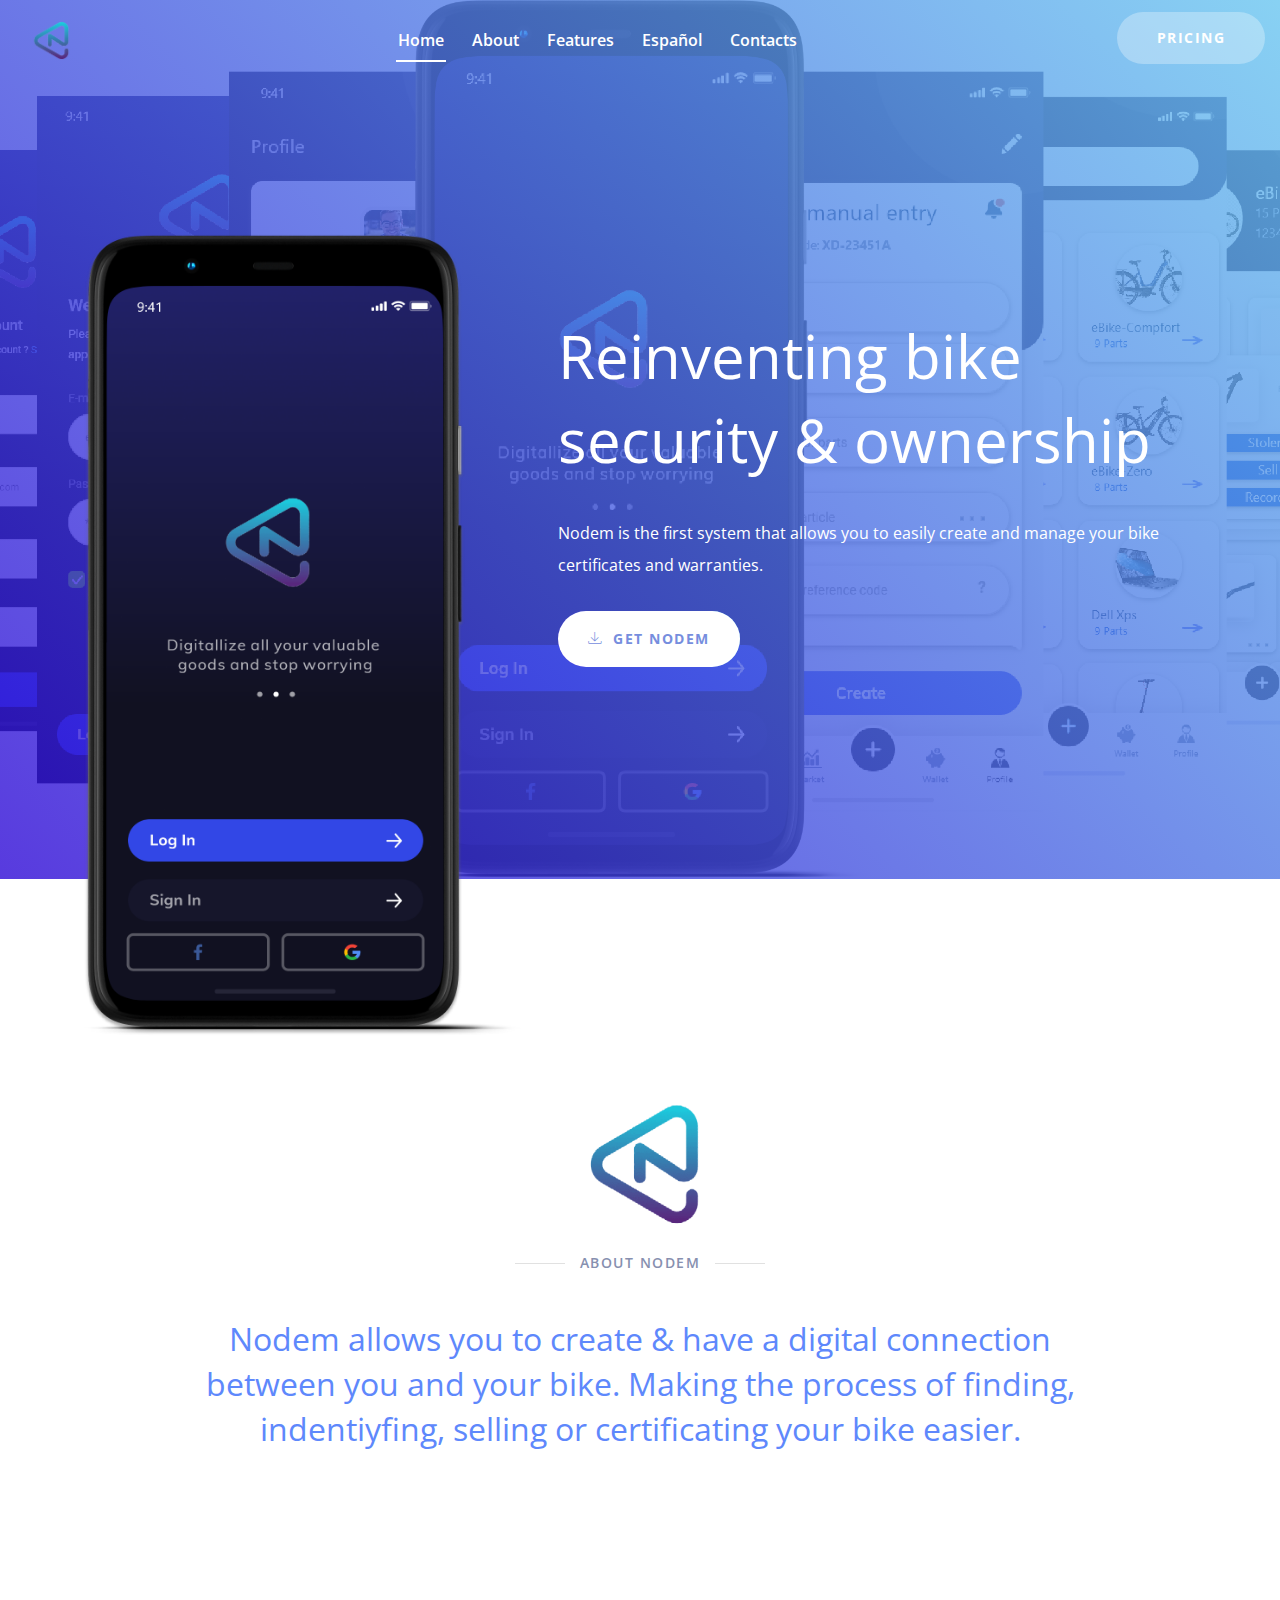
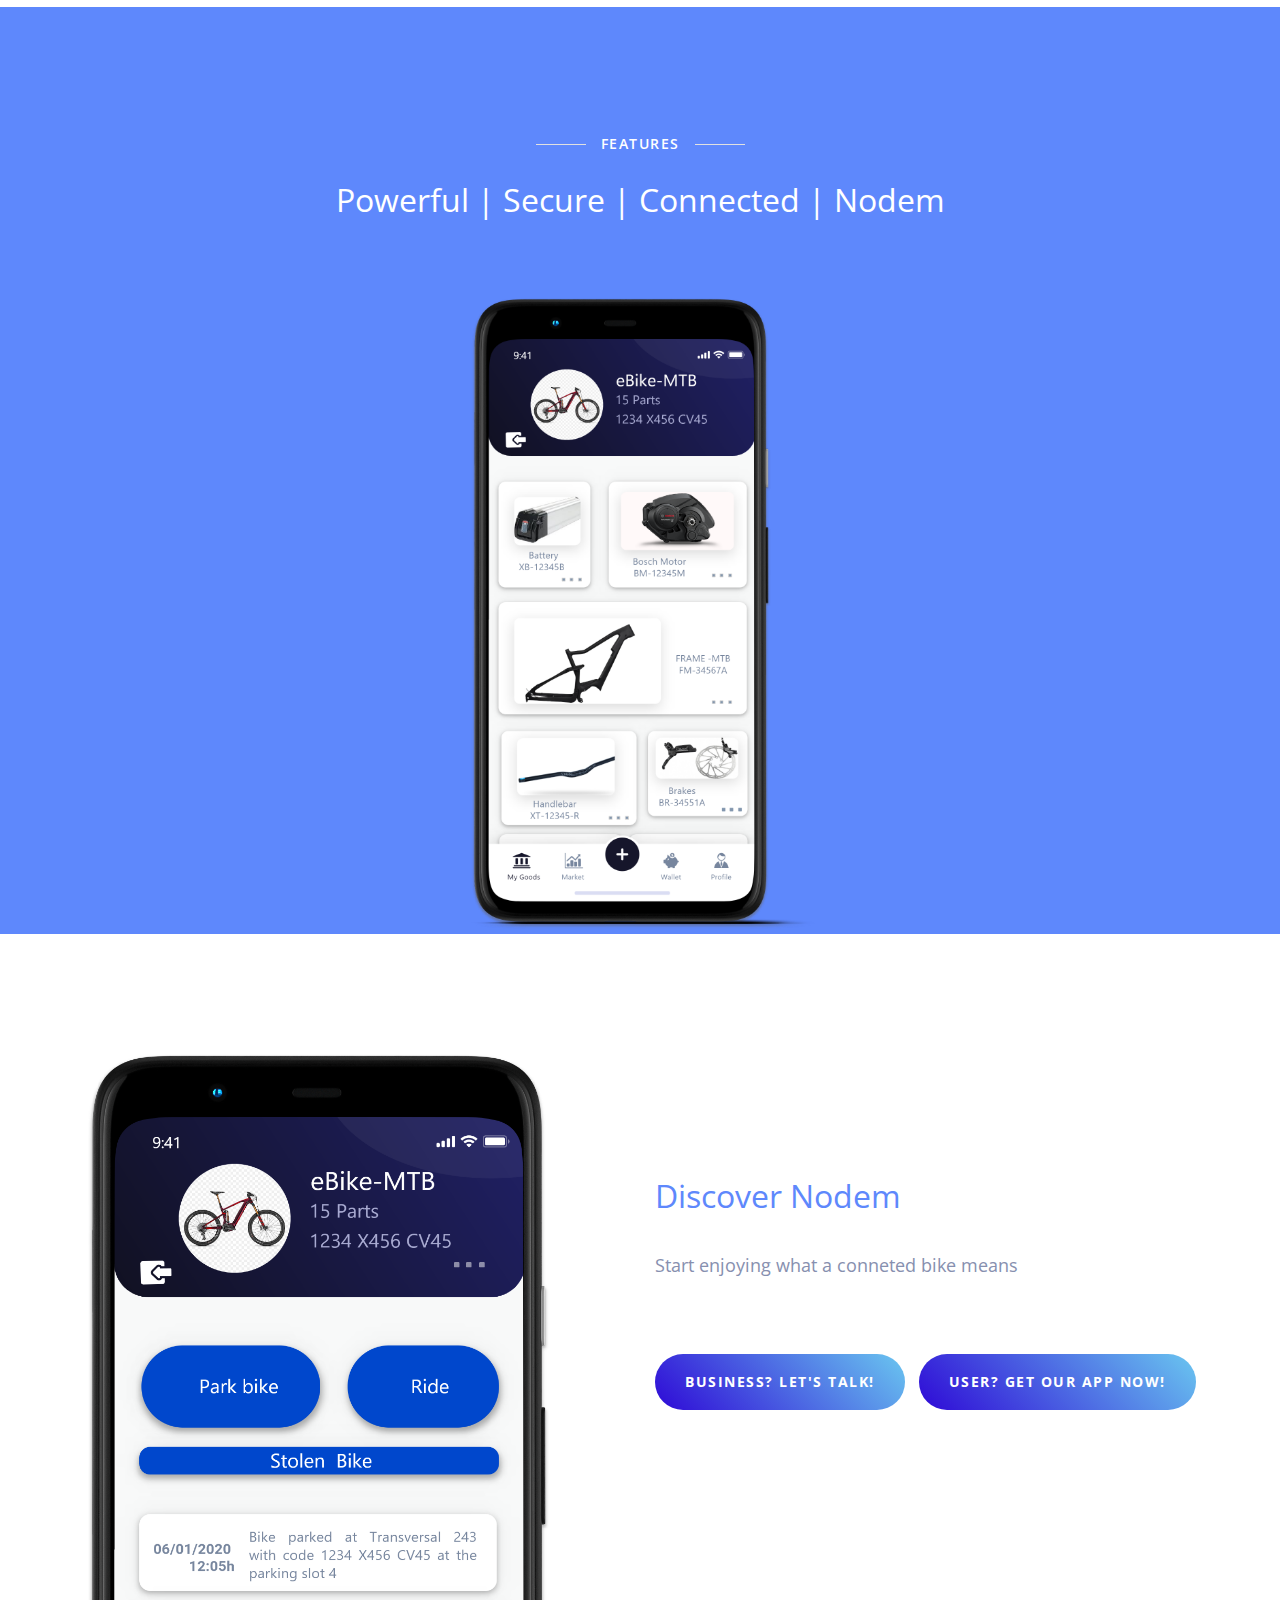
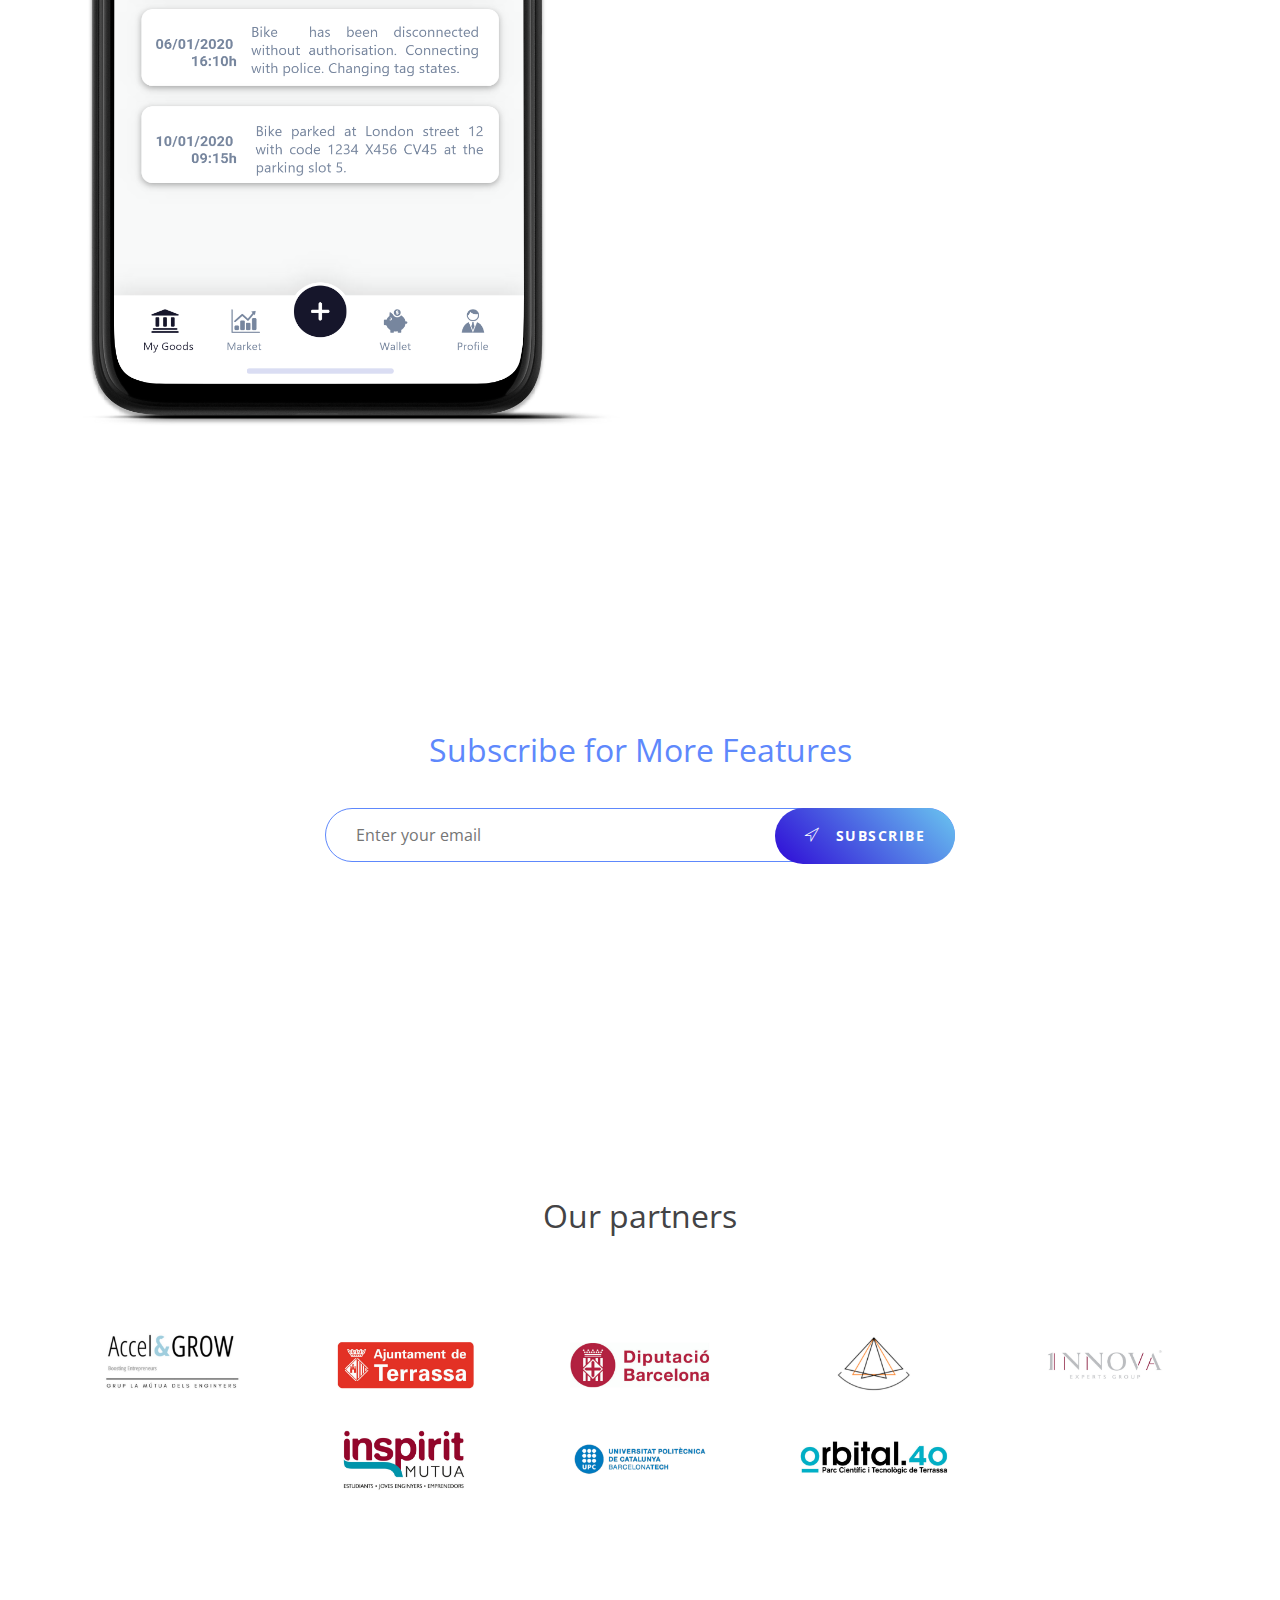
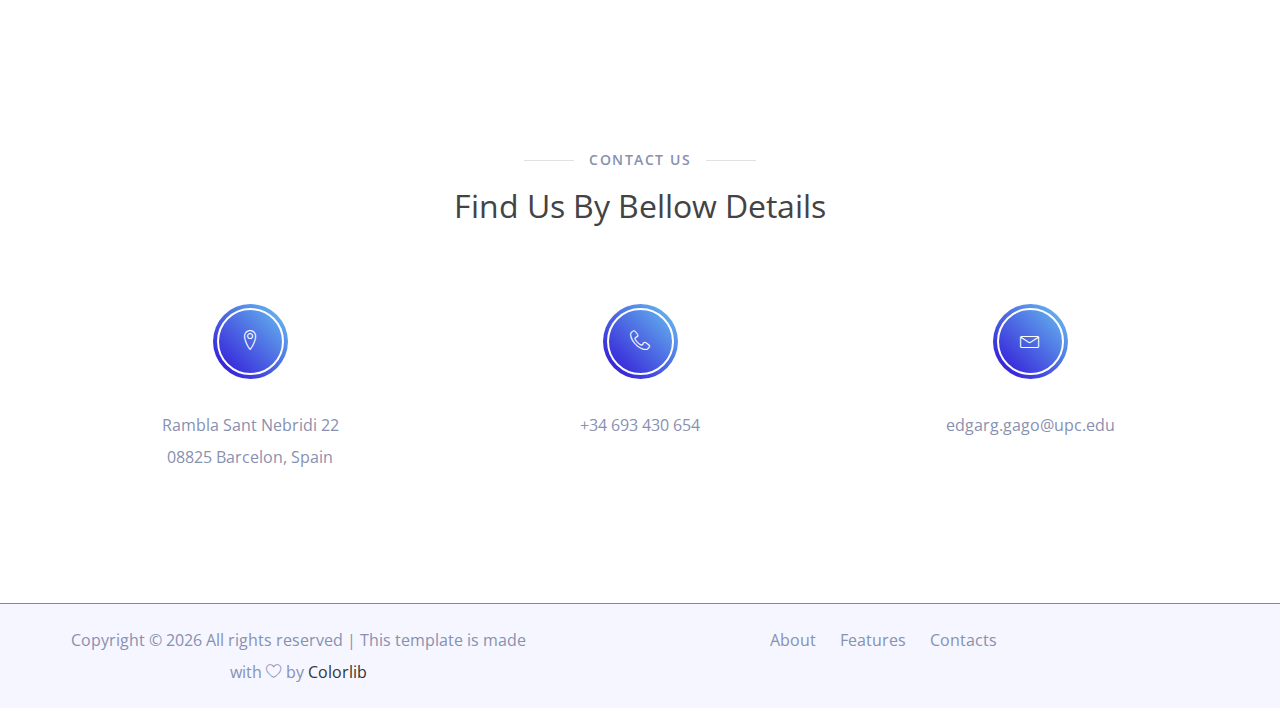
<file: index.html>
<!doctype html>
<html class="no-js" lang="en">

<head>
    <!-- Global site tag (gtag.js) - Google Analytics -->
    <script async src="https://www.googletagmanager.com/gtag/js?id=UA-164582734-1"></script>
    <script>
        window.dataLayer = window.dataLayer || [];
        function gtag() { dataLayer.push(arguments); }
        gtag('js', new Date());

        gtag('config', 'UA-164582734-1');
    </script>
    <style>
        /* Three image containers (use 25% for four, and 50% for two, etc) */
        .column {
            float: left;
            width: 20%;
            padding: 0px;

        }

        /* Clear floats after image containers */
        .row::after {
            content: "";
            clear: both;
            display: table;
        }

        /* Clear floats after image containers */
        .bottom {
            margin-bottom: 20px;
        }
    </style>


    <meta charset="utf-8">
    <meta name="author" content="nodem">
    <meta name="description" content="Nodem is the first decentralized RFID popowered system security for Bikes.">
    <meta name="keywords" content="blockchain, security, bikes, locking systems, bike chains, u-locks,">
    <meta http-equiv="x-ua-compatible" content="ie=edge">
    <meta name="viewport" content="width=device-width, initial-scale=1.0">
    <!-- Title -->
    <title> Download | Nodem </title>
    <!-- Place favicon.ico in the root directory -->
    <link rel="apple-touch-icon" href="images/apple-touch-icon.png">
    <link rel="shortcut icon" type="image/ico" href="images/nodemlogo.png" />
    <!-- Plugin-CSS -->
    <link rel="stylesheet" href="css/bootstrap.min.css">
    <link rel="stylesheet" href="css/owl.carousel.min.css">
    <link rel="stylesheet" href="css/linearicons.css">
    <link rel="stylesheet" href="css/magnific-popup.css">
    <link rel="stylesheet" href="css/animate.css">
    <!-- Main-Stylesheets -->
    <link rel="stylesheet" href="css/normalize.css">
    <link rel="stylesheet" href="style.css">
    <link rel="stylesheet" href="css/responsive.css">
    <script src="js/vendor/modernizr-2.8.3.min.js"></script>
    <!--[if lt IE 9]>
        <script src="//oss.maxcdn.com/html5shiv/3.7.2/html5shiv.min.js"></script>
        <script src="//oss.maxcdn.com/respond/1.4.2/respond.min.js"></script>
    <![endif]-->
</head>

<body data-spy="scroll" data-target=".mainmenu-area">
    <!-- Preloader-content -->
    <div class="preloader">
        <span><i class="lnr lnr-sun"></i></span>
    </div>
    <!-- MainMenu-Area -->
    <nav class="mainmenu-area" data-spy="affix" data-offset-top="200">
        <div class="container-fluid">
            <div class="navbar-header">
                <button type="button" class="navbar-toggle" data-toggle="collapse" data-target="#primary_menu">
                    <span class="icon-bar"></span>
                    <span class="icon-bar"></span>
                    <span class="icon-bar"></span>
                </button>
                <a class="navbar-brand" href="#"><img src="images/nodemlogo.png" alt="Logo"></a>
            </div>
            <div class="collapse navbar-collapse" id="primary_menu">
                <ul class="nav navbar-nav mainmenu">
                    <li class="active"><a href="#home_page">Home</a></li>
                    <li><a href="#about_page">About</a></li>
                    <li><a href="#features_page">Features</a></li>
                    <li><a href="spanish.html">Español</a></li>
                    <!--<li><a href="#gallery_page">Gallery</a></li>-->
                    <!--<li><a href="#price_page">Pricing</a></li>-->
                    <!--<li><a href="#questions_page">FAQ</a></li>-->
                    <!--<li><a href="blog.html">Blog</a></li>-->
                    <li><a href="#contact_page">Contacts</a></li>
                </ul>
                <div class="right-button hidden-xs">
                    <a href="popup.html">Pricing</a>
                </div>
            </div>
        </div>
    </nav>
    <!-- MainMenu-Area-End -->
    <!-- Home-Area -->
    <header class="home-area overlay" id="home_page">
        <div class="container">
            <div class="row">
                <div class="col-xs-12 hidden-sm col-md-5">
                    <figure class="mobile-image wow fadeInUp" data-wow-delay="0.2s">
                        <img src="images/iPhonewhite.png" alt="">
                    </figure>
                </div>
                <div class="col-xs-12 col-md-7">
                    <div class="space-80 hidden-xs"></div>
                    <h1 class="wow fadeInUp" data-wow-delay="0.4s">Reinventing bike security & ownership</h1>
                    <div class="space-20"></div>
                    <div class="desc wow fadeInUp" data-wow-delay="0.6s">
                        <p> Nodem is the first system that allows you to easily create and manage your bike certificates
                            and warranties.</p>
                    </div>
                    <div class="space-20"></div>
                    <a href="popup.html" class="bttn-white wow fadeInUp" data-wow-delay="0.8s"><i
                            class="lnr lnr-download"></i>Get nodem</a>
                </div>
            </div>
        </div>
    </header>
    <!-- Home-Area-End -->
    <!-- About-Area -->
    <section class="section-padding" id="about_page">
        <div class="container">
            <div class="row">
                <div class="col-xs-12 col-md-10 col-md-offset-1">
                    <div class="page-title text-center">
                        <img src="images/nodemlogo.png" width="125" alt="Logo">
                        <div class="space-20"></div>
                        <h5 class="title">About Nodem</h5>
                        <div class="space-30"></div>
                        <h3 class="blue-color">Nodem allows you to create & have a digital connection between you and
                            your bike. Making the process of finding, indentiyfing, selling or certificating your bike
                            easier. </h3>
                        <div class="space-20"></div>
                    </div>
                </div>
            </div>
        </div>
    </section>
    <!-- About-Area-End -->
    <!-- Feature-Area -->
    <section class="feature-area section-padding-top" id="features_page">
        <div class="container">
            <div class="row">
                <div class="col-xs-12 col-sm-8 col-sm-offset-2">
                    <div class="page-title text-center">
                        <h5 class="title">Features</h5>
                        <div class="space-10"></div>
                        <h3>Powerful | Secure | Connected | Nodem</h3>
                        <div class="space-60"></div>
                    </div>
                </div>
            </div>
            <div class="row">
                <div class="col-xs-12 col-sm-6 col-md-4">
                    <div class="service-box wow fadeInUp" data-wow-delay="0.2s">
                        <div class="box-icon">
                            <i class="lnr lnr-rocket"></i>
                        </div>
                        <h4>Fast &amp; Reliabale</h4>
                        <p>Powered with BlockChain a verification system.</p>
                    </div>
                    <div class="space-60"></div>
                    <div class="service-box wow fadeInUp" data-wow-delay="0.4s">
                        <div class="box-icon">
                            <i class="lnr lnr-paperclip"></i>
                        </div>
                        <h4>High Tech</h4>
                        <p>Hybrid system, BLE & RFID technology to connect all important parts of your bike</p>
                    </div>
                    <div class="space-60"></div>
                    <div class="service-box wow fadeInUp" data-wow-delay="0.6s">
                        <div class="box-icon">
                            <i class="lnr lnr-cloud-download"></i>
                        </div>
                        <h4> Proof of ownership</h4>
                        <p> Nodem brings car indutry regulation to the biking world. Proof of ownership, certifications
                            and much more.</p>
                    </div>
                    <div class="space-60"></div>
                </div>
                <div class="hidden-xs hidden-sm col-md-4">
                    <figure class="mobile-image">
                        <img src="images/Pixel-4-XL.png" alt="Feature Photo">
                    </figure>
                </div>
                <div class="col-xs-12 col-sm-6 col-md-4">
                    <div class="service-box wow fadeInUp" data-wow-delay="0.2s">
                        <div class="box-icon">
                            <i class="lnr lnr-layers"></i>
                        </div>
                        <h4>Connected</h4>
                        <p>Your bikeID is conected to a DB that allow, shops, webs, users, and police to easily check
                            and detect your bike on the internet.</p>
                    </div>
                    <div class="space-60"></div>
                    <div class="service-box wow fadeInUp" data-wow-delay="0.4s">
                        <div class="box-icon">
                            <i class="lnr lnr-cart"></i>
                        </div>
                        <h4> Safety spots</h4>
                        <p> Discover safe bike parking racks to park your bike using our app</p>
                    </div>
                    <div class="space-60"></div>
                    <div class="service-box wow fadeInUp" data-wow-delay="0.6s">
                        <div class="box-icon">
                            <i class="lnr lnr-history"></i>
                        </div>
                        <h4>Records</h4>
                        <p>Easily access your product history and track if it's been sold on the iternet or has been
                            parked somewhere else in your city.</p>
                    </div>
                    <div class="space-60"></div>
                </div>
            </div>
        </div>
    </section>
    <!-- Feature-Area-End -->
    <!-- Download-Area -->
    <div class="section-padding">
        <div class="container">
            <div class="row">
                <div class="col-xs-12 col-sm-6 hidden-sm">
                    <figure class="mobile-image">
                        <img src="images/iphoneprofile.png" alt="">
                    </figure>
                </div>
                <div class="col-xs-12 col-md-6 section-padding">
                    <h3 class="blue-color">Discover Nodem</h3>
                    <div class="space-20"></div>
                    <h4>Start enjoying what a conneted bike means</h4>
                    <div class="space-60"></div>
                    <a href="popup.html" class="bttn-white active"> Business? Let's talk! </a>
                    <a href="popup.html" class="bttn-white active"> User? Get our app now!</a>
                </div>
            </div>
        </div>
    </div>
    <div class=" section-padding">
        <div class="container">
            <div class="row">
                <div class="col-xs-12 col-sm-8 col-sm-offset-2">
                    <div class="subscribe-form text-center">
                        <h3 class="blue-color">Subscribe for More Features</h3>
                        <div class="space-20"></div>
                        <form method="POST" action="https://formspree.io/info@nodembike.com">
                            <input type="email" class="control" placeholder="Enter your email" required="required"
                                name="_replyto">
                            <button class="bttn-white active" type="submit"><span class="lnr lnr-location"></span>
                                Subscribe</button>
                            <label class="mt10" for="mc-email"></label>
                        </form>
                    </div>
                </div>
            </div>
        </div>
    </div>
    <!-- Subscribe-Form-Area -->
    <!-- Footer-Area -->
    <footer class="footer-area" id="contact_page">
        <div class="section-padding">
            <div class="container">
                <div class="row">
                    <div class="col-xs-12">
                        <div class="page-title text-center">

                            <h3 class="dark-color"> Our partners </h3>
                            <div class="space-60"></div>
                        </div>
                    </div>
                </div>
                <div class="row">
                    <div class="column bottom">
                        <img width="150" src="images/patros/1.png">
                    </div>
                    <div class="column">
                        <img width="150" src="images/patros/2.png">
                    </div>
                    <div class="column">
                        <img width="150" src="images/patros/3.png">
                    </div>
                    <div class="column">
                        <img width="150" src="images/patros/4.png">
                    </div>
                    <div class="column">
                        <img width="150" src="images/patros/5.png">
                    </div>
                    <div class="column">
                        <img width="150" src="images/patros/6.png">
                    </div>
                    <div class="column">
                        <img width="150" src="images/patros/7.png">
                    </div>
                    <div class="column">
                        <img width="150" src="images/patros/8.png">
                    </div>

                </div>
            </div>
        </div>
        <!-- Footer-Area -->
        <footer class="footer-area" id="contact_page">
            <div class="section-padding">
                <div class="container">
                    <div class="row">
                        <div class="col-xs-12">
                            <div class="page-title text-center">
                                <h5 class="title">Contact US</h5>
                                <h3 class="dark-color">Find Us By Bellow Details</h3>
                                <div class="space-60"></div>
                            </div>
                        </div>
                    </div>
                    <div class="row">
                        <div class="col-xs-12 col-sm-4">
                            <div class="footer-box">
                                <div class="box-icon">
                                    <span class="lnr lnr-map-marker"></span>
                                </div>
                                <p>Rambla Sant Nebridi 22 <br /> 08825 Barcelon, Spain</p>
                            </div>
                            <div class="space-30 hidden visible-xs"></div>
                        </div>
                        <div class="col-xs-12 col-sm-4">
                            <div class="footer-box">
                                <div class="box-icon">
                                    <span class="lnr lnr-phone-handset"></span>
                                </div>
                                <p>+34 693 430 654</p>
                            </div>
                            <div class="space-30 hidden visible-xs"></div>
                        </div>
                        <div class="col-xs-12 col-sm-4">
                            <div class="footer-box">
                                <div class="box-icon">
                                    <span class="lnr lnr-envelope"></span>
                                </div>
                                <p>edgarg.gago@upc.edu<br />
                                </p>
                            </div>
                        </div>
                    </div>
                </div>
            </div>
            <!-- Footer-Bootom -->
            <div class="footer-bottom">
                <div class="container">
                    <div class="row">
                        <div class="col-xs-12 col-md-5">
                            <!-- Link back to Colorlib can't be removed. Template is licensed under CC BY 3.0. -->
                            <span>Copyright &copy;
                                <script>document.write(new Date().getFullYear());</script> All rights reserved | This
                                template is made with <i class="lnr lnr-heart" aria-hidden="true"></i> by <a
                                    href="https://colorlib.com" target="_blank">Colorlib</a></span>
                            <!-- Link back to Colorlib can't be removed. Template is licensed under CC BY 3.0. -->
                            <div class="space-30 hidden visible-xs"></div>
                        </div>
                        <div class="col-xs-12 col-md-7">
                            <div class="footer-menu">
                                <ul>
                                    <li><a href="#">About</a></li>
                                    <!--<li><a href="#">Services</a></li>-->
                                    <li><a href="#">Features</a></li>
                                    <!--<li><a href="#">Pricing</a></li>-->
                                    <!--<li><a href="#">Testimonial</a></li>-->
                                    <li><a href="#">Contacts</a></li>
                                </ul>
                            </div>
                        </div>
                    </div>
                </div>
            </div>
            <!-- Footer-Bootom-End -->
        </footer>
        <!-- Footer-Area-End -->
        <!--Vendor-JS-->
        <script src="js/vendor/jquery-1.12.4.min.js"></script>
        <script src="js/vendor/jquery-ui.js"></script>
        <script src="js/vendor/bootstrap.min.js"></script>
        <!--Plugin-JS-->
        <script src="js/owl.carousel.min.js"></script>
        <script src="js/contact-form.js"></script>
        <script src="js/ajaxchimp.js"></script>
        <script src="js/scrollUp.min.js"></script>
        <script src="js/magnific-popup.min.js"></script>
        <script src="js/wow.min.js"></script>
        <!--Main-active-JS-->
        <script src="js/main.js"></script>
</body>

</html>
</file>
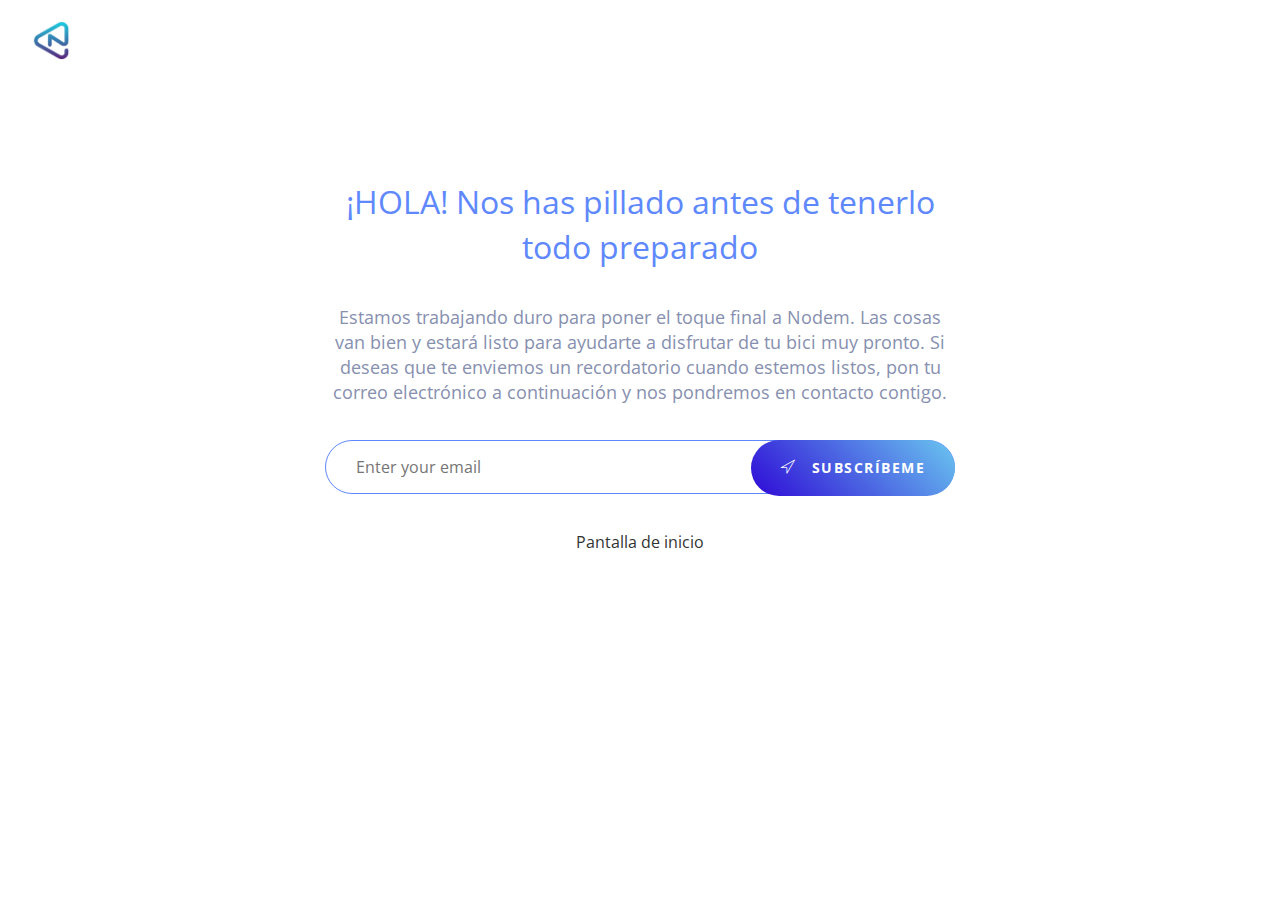
<file: popup-spanish.html>
<!doctype html>
<html class="no-js" lang="zxx">

<head>
    <!-- Global site tag (gtag.js) - Google Analytics -->
    <script async src="https://www.googletagmanager.com/gtag/js?id=UA-164582734-1"></script>
    <script>
        window.dataLayer = window.dataLayer || [];
        function gtag() { dataLayer.push(arguments); }
        gtag('js', new Date());

        gtag('config', 'UA-164582734-1');
    </script>

    <meta charset="utf-8">
    <meta name="author" content="Sumon Rahman">
    <meta name="description" content="">
    <meta name="keywords" content="HTML,CSS,XML,JavaScript">
    <meta http-equiv="x-ua-compatible" content="ie=edge">
    <meta name="viewport" content="width=device-width, initial-scale=1.0">
    <!-- Title -->
    <title> Download | Nodem </title>
    <!-- Place favicon.ico in the root directory -->
    <link rel="apple-touch-icon" href="images/apple-touch-icon.png">
    <link rel="shortcut icon" type="image/ico" href="images/nodemlogo.png" />
    <!-- Plugin-CSS -->
    <link rel="stylesheet" href="css/bootstrap.min.css">
    <link rel="stylesheet" href="css/owl.carousel.min.css">
    <link rel="stylesheet" href="css/linearicons.css">
    <link rel="stylesheet" href="css/magnific-popup.css">
    <link rel="stylesheet" href="css/animate.css">
    <!-- Main-Stylesheets -->
    <link rel="stylesheet" href="css/normalize.css">
    <link rel="stylesheet" href="style.css">
    <link rel="stylesheet" href="css/responsive.css">
    <script src="js/vendor/modernizr-2.8.3.min.js"></script>
    <!--[if lt IE 9]>
        <script src="//oss.maxcdn.com/html5shiv/3.7.2/html5shiv.min.js"></script>
        <script src="//oss.maxcdn.com/respond/1.4.2/respond.min.js"></script>
    <![endif]-->
</head>

<body data-spy="scroll" data-target=".mainmenu-area">
    <!-- Preloader-content -->
    <div class="preloader">
        <span><i class="lnr lnr-sun"></i></span>
    </div>
    <!-- MainMenu-Area -->
    <nav class="mainmenu-area" data-spy="affix" data-offset-top="200">
        <div class="container-fluid">
            <div class="navbar-header">
                <button type="button" class="navbar-toggle" data-toggle="collapse" data-target="#primary_menu">
                    <span class="icon-bar"></span>
                    <span class="icon-bar"></span>
                    <span class="icon-bar"></span>
                </button>
                <a class="navbar-brand" href="spanish.html"><img src="images/nodemlogo.png" alt="Logo"></a>
            </div>
            <div class="collapse navbar-collapse" id="primary_menu">
                <ul class="nav navbar-nav mainmenu">
                    <li class="active"><a href="#home_page">Home</a></li>
                    <li><a href="#about_page">Nodem</a></li>
                    <li><a href="#features_page">Características</a></li>
                    <!--<li><a href="#gallery_page">G</a></li>-->
                    <!--<li><a href="#price_page">Pricing</a></li>-->
                    <!--<li><a href="#questions_page">FAQ</a></li>-->
                    <!--<li><a href="blog.html">Blog</a></li>-->
                    <li><a href="#contact_page">Contactos</a></li>
                </ul>
                <div class="right-button hidden-xs">
                    <a href="#">Descargar</a>
                </div>
            </div>
        </div>
    </nav>
    <!-- MainMenu-Area-End -->
    <div class=" section-padding">
        <div class="container">
            <div class="row">
                <div class="col-xs-12 col-sm-8 col-sm-offset-2">
                    <div class="subscribe-form text-center">
                        <h3 class="blue-color">¡HOLA! Nos has pillado antes de tenerlo todo preparado</h3>
                        <div class="space-20"></div>
                        <h4> Estamos trabajando duro para poner el toque final a Nodem. Las cosas van bien y
                        estará listo para ayudarte a disfrutar de tu bici muy pronto. Si deseas que te enviemos un recordatorio cuando
                        estemos listos, pon tu correo electrónico a continuación y nos pondremos en contacto contigo.
                        </h4>
                        <div class="space-20"></div>
                        <form method="POST" action="https://formspree.io/info@nodembike.com">
                            <input type="email" class="control" placeholder="Enter your email" required="required" name="_replyto">
                            <button class="bttn-white active" type="submit"><span class="lnr lnr-location"></span> Subscríbeme</button>
                            <label class="mt10" for="mc-email"></label>
                        </form>
                        <a href="spanish.html"> Pantalla de inicio </a>
                    </div>
                </div>
            </div>
        </div>
    </div>
    <!-- Subscribe-Form-Area -->
    <!--Vendor-JS-->
    <script src="js/vendor/jquery-1.12.4.min.js"></script>
    <script src="js/vendor/jquery-ui.js"></script>
    <script src="js/vendor/bootstrap.min.js"></script>
    <!--Plugin-JS-->
    <script src="js/owl.carousel.min.js"></script>
    <script src="js/contact-form.js"></script>
    <script src="js/ajaxchimp.js"></script>
    <script src="js/scrollUp.min.js"></script>
    <script src="js/magnific-popup.min.js"></script>
    <script src="js/wow.min.js"></script>
    <!--Main-active-JS-->
    <script src="js/main.js"></script>
</body>

</html>
</file>
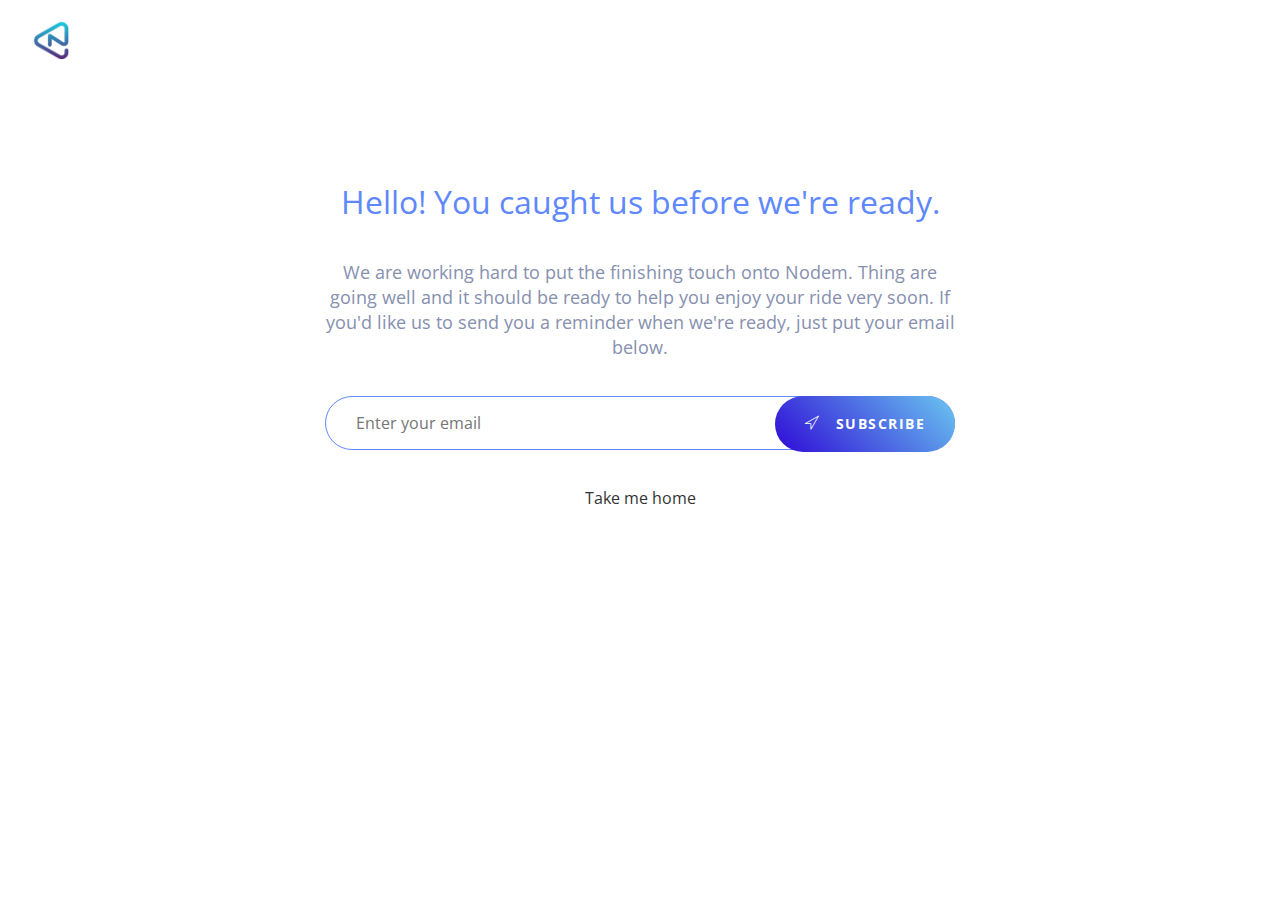
<file: popup.html>
<!doctype html>
<html class="no-js" lang="zxx">

<head>
    <!-- Global site tag (gtag.js) - Google Analytics -->
    <script async src="https://www.googletagmanager.com/gtag/js?id=UA-164582734-1"></script>
    <script>
        window.dataLayer = window.dataLayer || [];
        function gtag() { dataLayer.push(arguments); }
        gtag('js', new Date());

        gtag('config', 'UA-164582734-1');
    </script>

    <meta charset="utf-8">
    <meta name="author" content="Sumon Rahman">
    <meta name="description" content="">
    <meta name="keywords" content="HTML,CSS,XML,JavaScript">
    <meta http-equiv="x-ua-compatible" content="ie=edge">
    <meta name="viewport" content="width=device-width, initial-scale=1.0">
    <!-- Title -->
    <title> Download | Nodem </title>
    <!-- Place favicon.ico in the root directory -->
    <link rel="apple-touch-icon" href="images/apple-touch-icon.png">
    <link rel="shortcut icon" type="image/ico" href="images/nodemlogo.png" />
    <!-- Plugin-CSS -->
    <link rel="stylesheet" href="css/bootstrap.min.css">
    <link rel="stylesheet" href="css/owl.carousel.min.css">
    <link rel="stylesheet" href="css/linearicons.css">
    <link rel="stylesheet" href="css/magnific-popup.css">
    <link rel="stylesheet" href="css/animate.css">
    <!-- Main-Stylesheets -->
    <link rel="stylesheet" href="css/normalize.css">
    <link rel="stylesheet" href="style.css">
    <link rel="stylesheet" href="css/responsive.css">
    <script src="js/vendor/modernizr-2.8.3.min.js"></script>
    <!--[if lt IE 9]>
        <script src="//oss.maxcdn.com/html5shiv/3.7.2/html5shiv.min.js"></script>
        <script src="//oss.maxcdn.com/respond/1.4.2/respond.min.js"></script>
    <![endif]-->
</head>

<body data-spy="scroll" data-target=".mainmenu-area">
    <!-- Preloader-content -->
    <div class="preloader">
        <span><i class="lnr lnr-sun"></i></span>
    </div>
    <!-- MainMenu-Area -->
    <nav class="mainmenu-area" data-spy="affix" data-offset-top="200">
        <div class="container-fluid">
            <div class="navbar-header">
                <button type="button" class="navbar-toggle" data-toggle="collapse" data-target="#primary_menu">
                    <span class="icon-bar"></span>
                    <span class="icon-bar"></span>
                    <span class="icon-bar"></span>
                </button>
                <a class="navbar-brand" href="index.html"><img src="images/nodemlogo.png" alt="Logo"></a>
            </div>
            <div class="collapse navbar-collapse" id="primary_menu">
                <ul class="nav navbar-nav mainmenu">
                    <li class="active"><a href="#home_page">Home</a></li>
                    <li><a href="#about_page">About</a></li>
                    <li><a href="#features_page">Features</a></li>
                    <li><a href="#gallery_page">Gallery</a></li>
                    <!--<li><a href="#price_page">Pricing</a></li>-->
                    <!--<li><a href="#questions_page">FAQ</a></li>-->
                    <!--<li><a href="blog.html">Blog</a></li>-->
                    <li><a href="#contact_page">Contacts</a></li>
                </ul>
                <div class="right-button hidden-xs">
                    <a href="#">Download</a>
                </div>
            </div>
        </div>
    </nav>
    <!-- MainMenu-Area-End -->
    <div class=" section-padding">
        <div class="container">
            <div class="row">
                <div class="col-xs-12 col-sm-8 col-sm-offset-2">
                    <div class="subscribe-form text-center">
                        <h3 class="blue-color">Hello! You caught us before we're ready.</h3>
                        <div class="space-20"></div>
                        <h4>We are working hard to put the finishing touch onto Nodem. Thing are going well and it 
                            should be ready to help you enjoy your ride very soon. If you'd like us to send you a reminder when we're ready, just
                            put your email below.
                        </h4>
                        <div class="space-20"></div>
                        <form method="POST" action="https://formspree.io/info@nodembike.com">
                            <input type="email" class="control" placeholder="Enter your email" required="required" name="_replyto">
                            <button class="bttn-white active" type="submit"><span class="lnr lnr-location"></span> Subscribe</button>
                            <label class="mt10" for="mc-email"></label>
                        </form>
                        <a href="index"> Take me home </a>
                    </div>
                </div>
            </div>
        </div>
    </div>
    <!-- Subscribe-Form-Area -->
    <!--Vendor-JS-->
    <script src="js/vendor/jquery-1.12.4.min.js"></script>
    <script src="js/vendor/jquery-ui.js"></script>
    <script src="js/vendor/bootstrap.min.js"></script>
    <!--Plugin-JS-->
    <script src="js/owl.carousel.min.js"></script>
    <script src="js/contact-form.js"></script>
    <script src="js/ajaxchimp.js"></script>
    <script src="js/scrollUp.min.js"></script>
    <script src="js/magnific-popup.min.js"></script>
    <script src="js/wow.min.js"></script>
    <!--Main-active-JS-->
    <script src="js/main.js"></script>
</body>

</html>
</file>
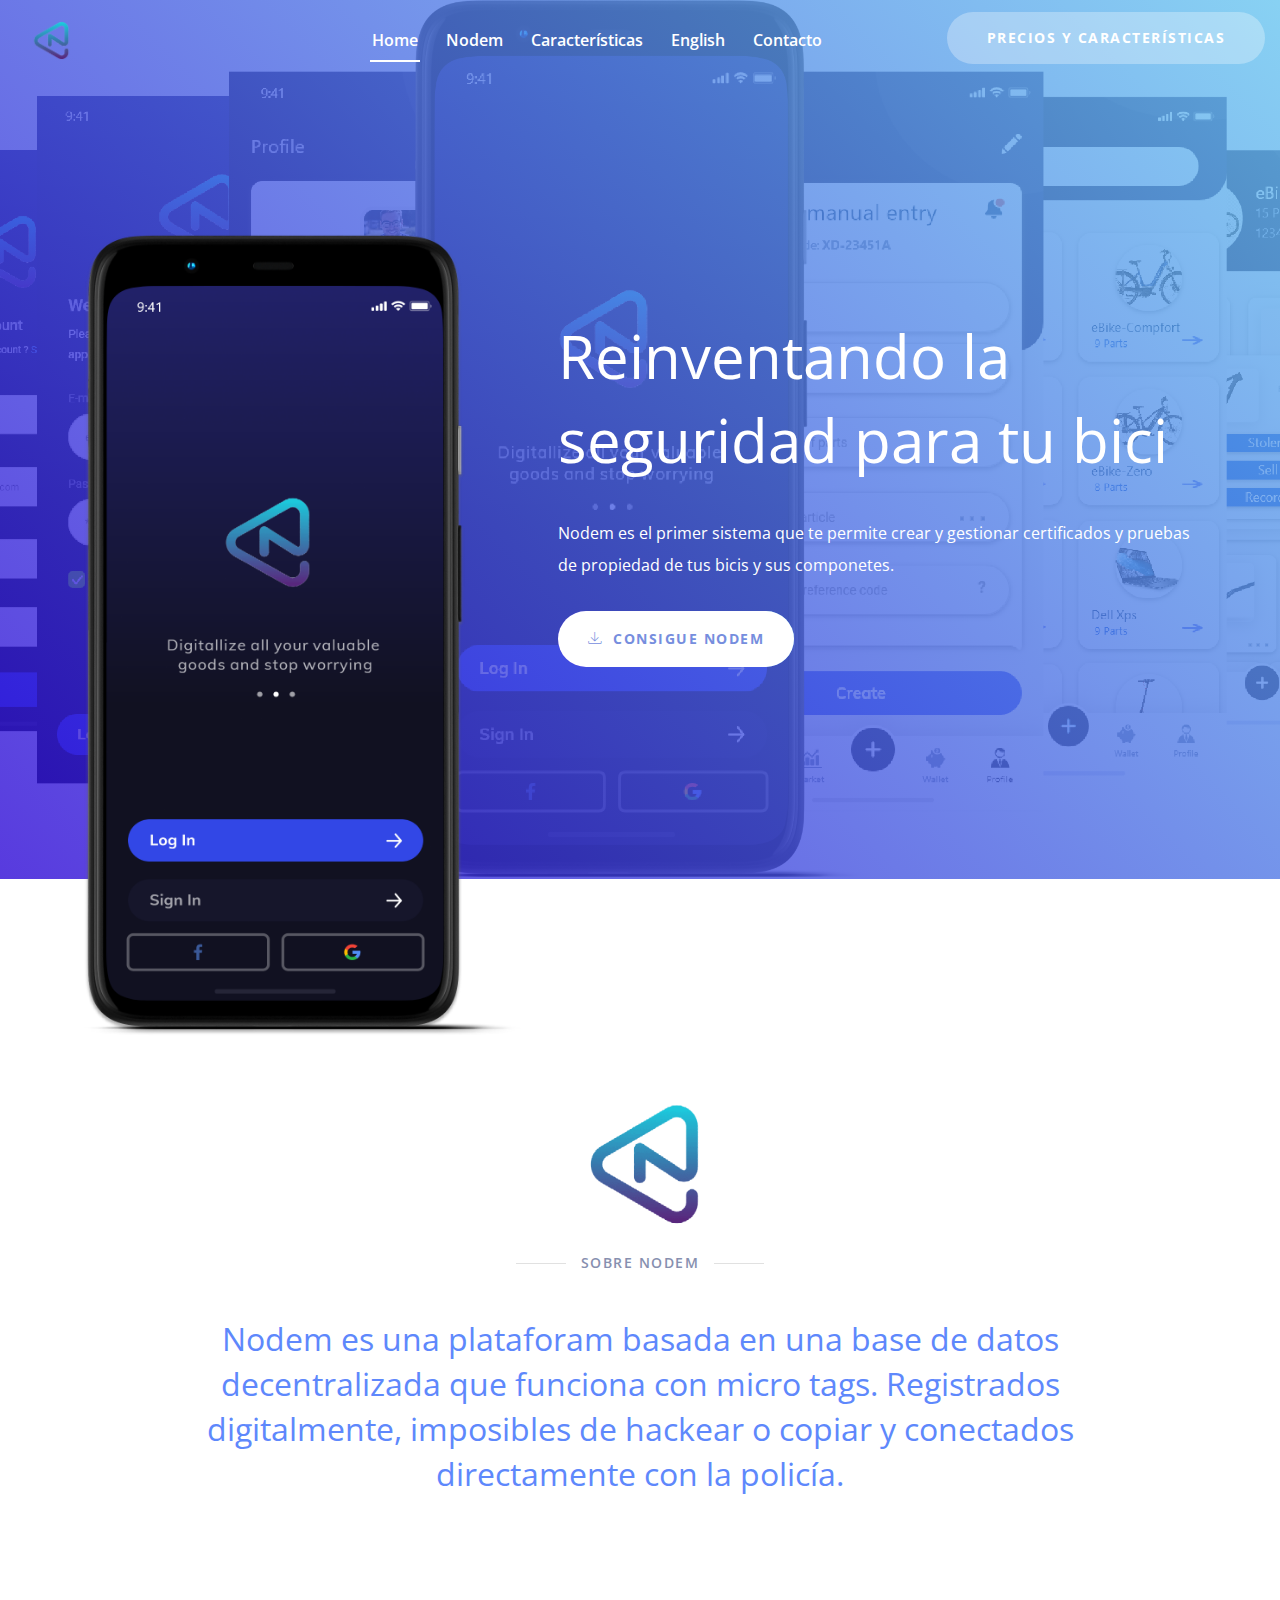
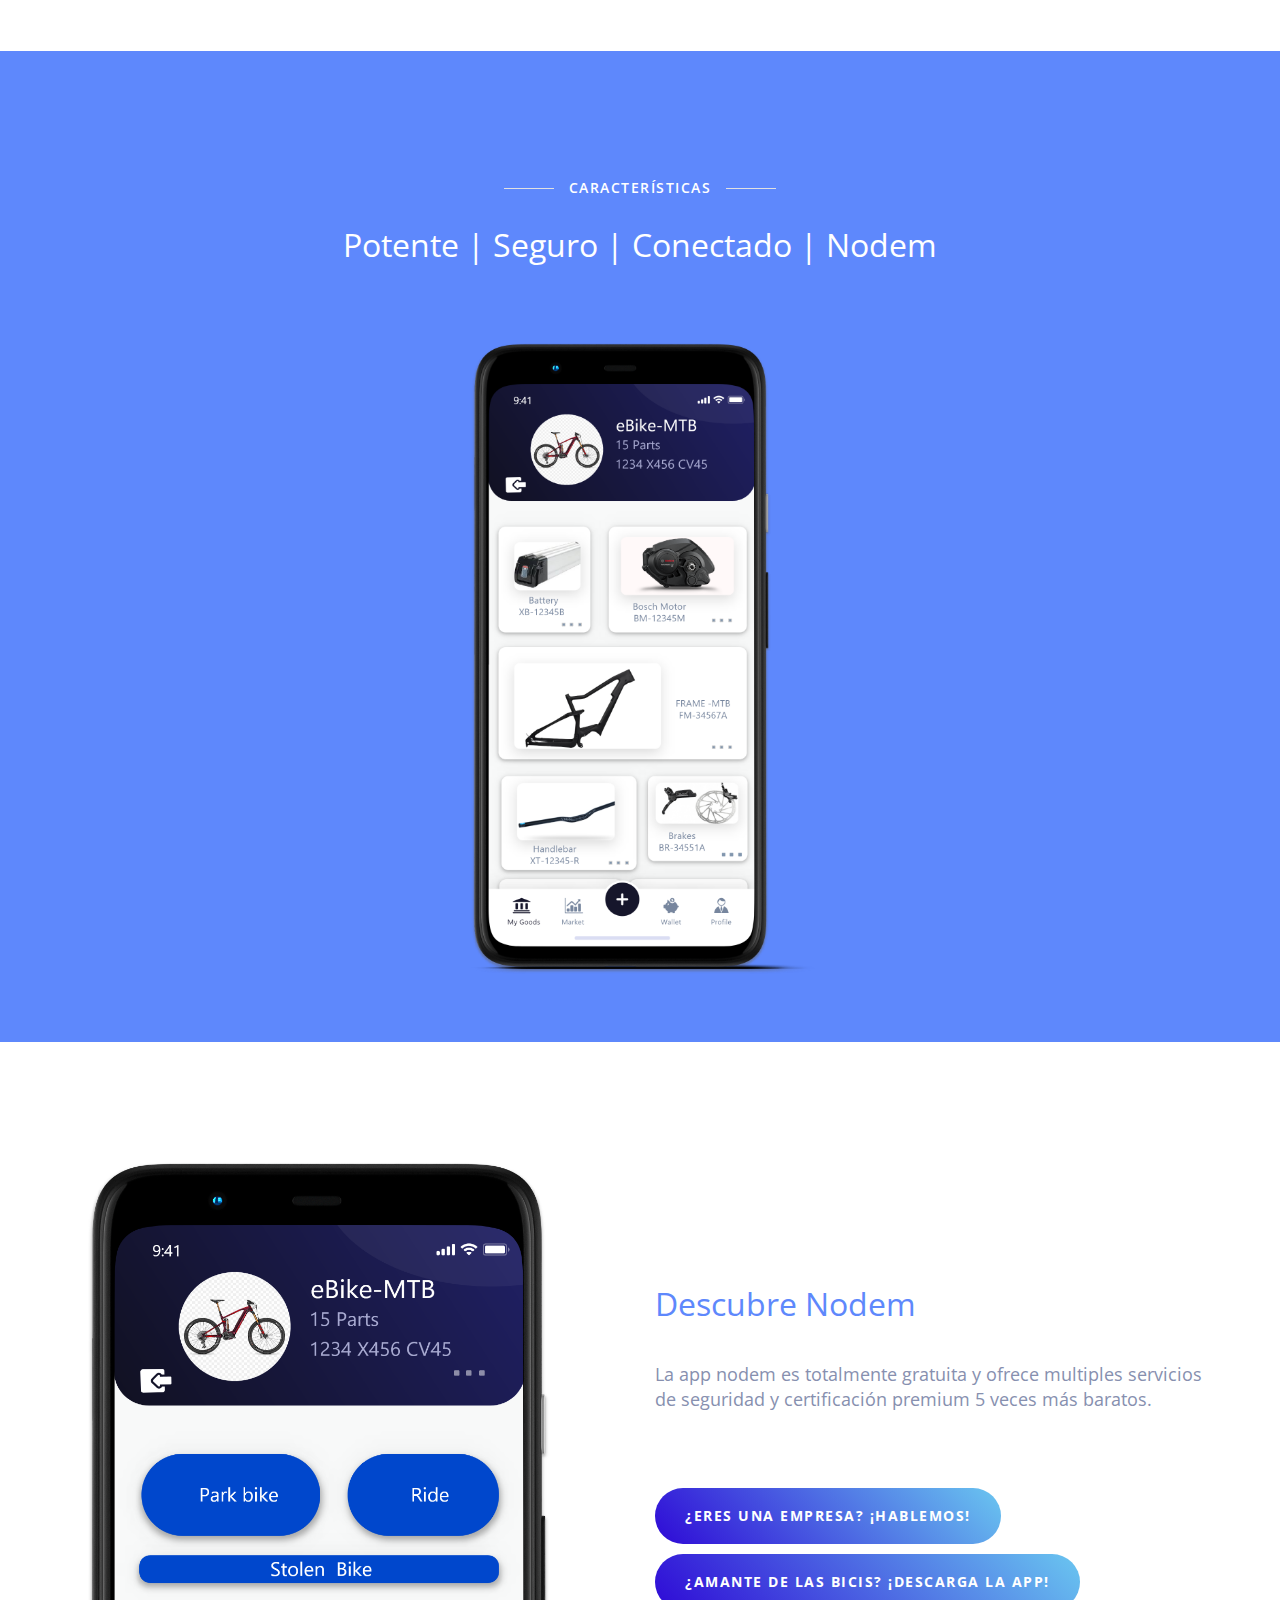
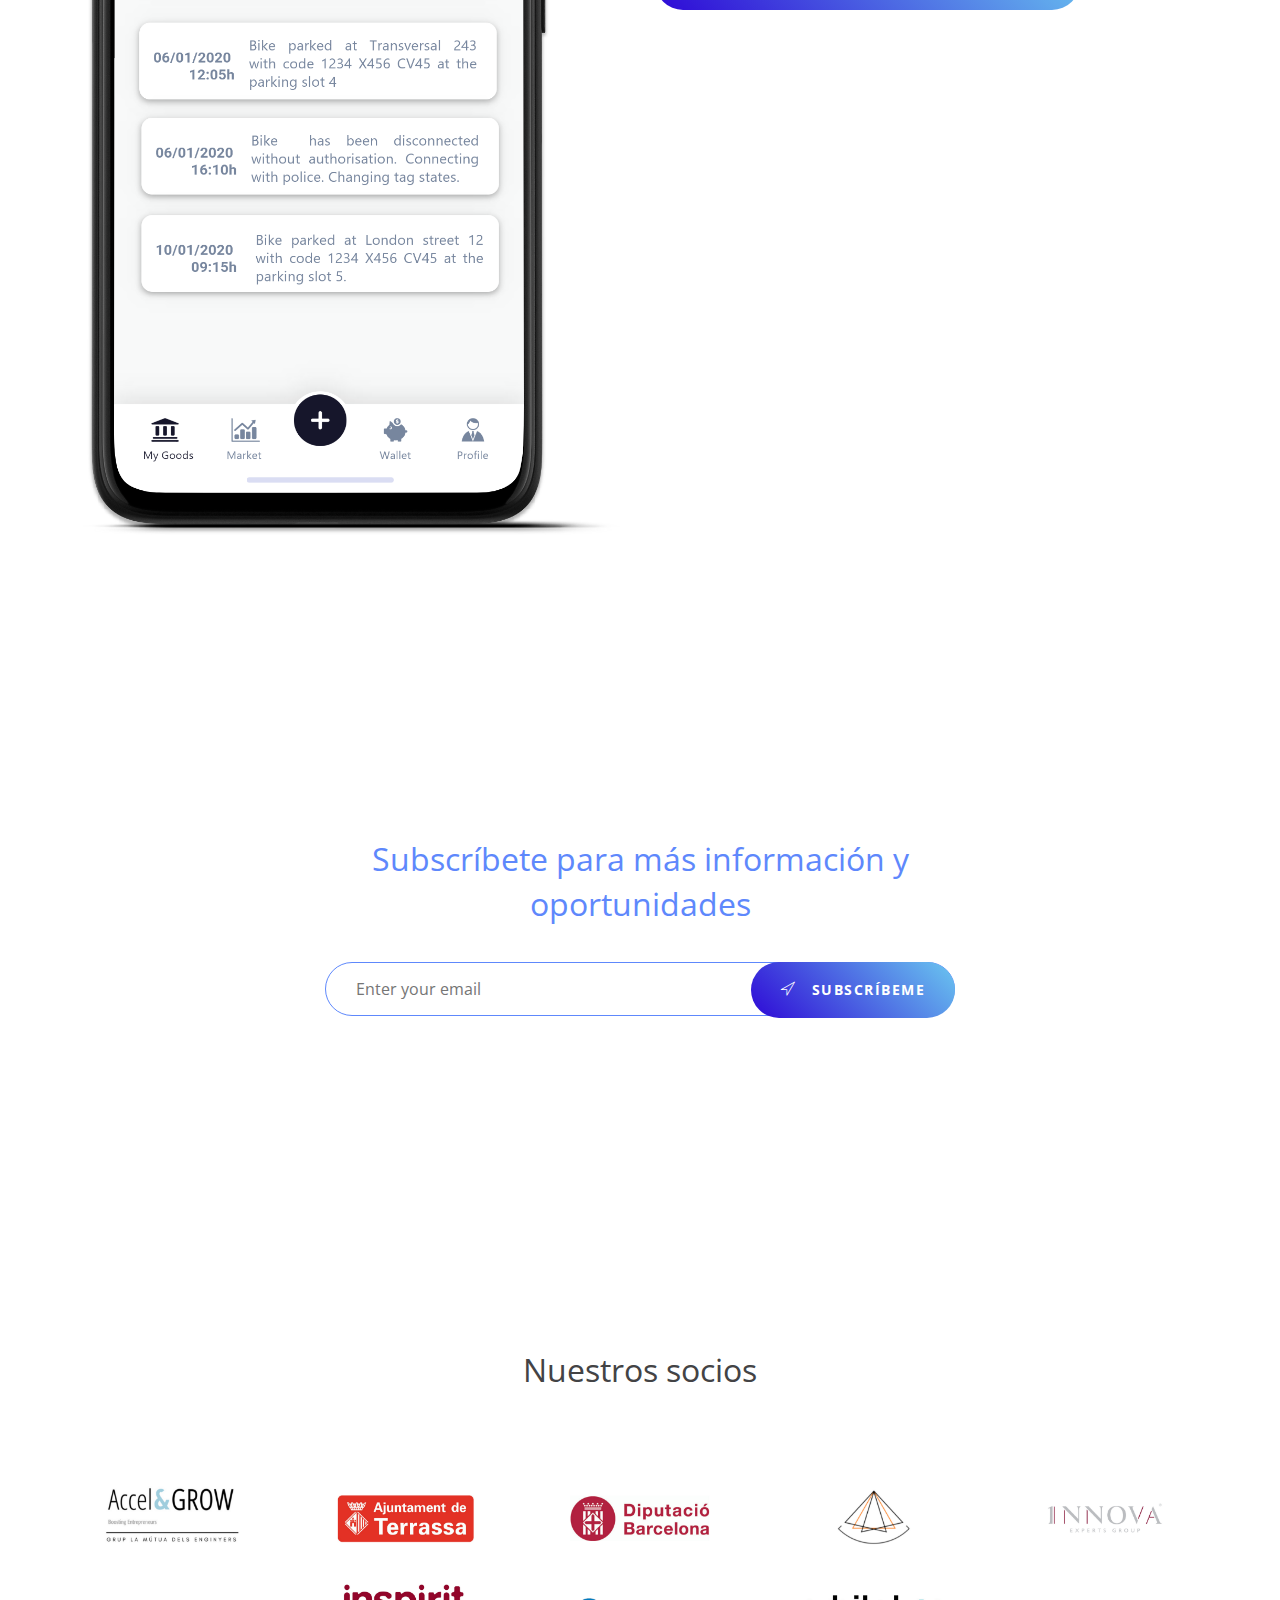
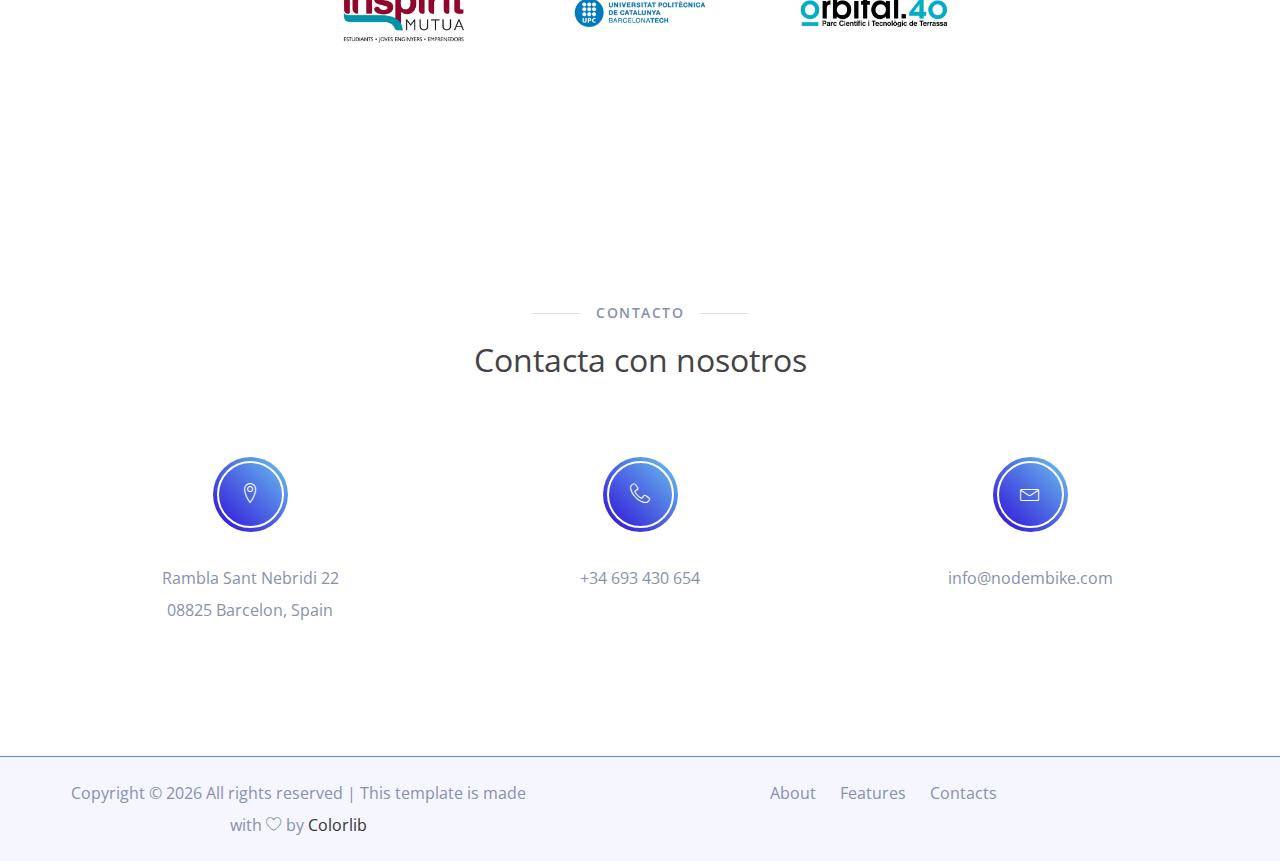
<file: spanish.html>
<!doctype html>
<html class="no-js" lang="es">

<head>
    <!-- Global site tag (gtag.js) - Google Analytics -->
    <script async src="https://www.googletagmanager.com/gtag/js?id=UA-164582734-1"></script>
    <script>
        window.dataLayer = window.dataLayer || [];
        function gtag() { dataLayer.push(arguments); }
        gtag('js', new Date());

        gtag('config', 'UA-164582734-1');
    </script>

    <meta charset="utf-8">
    <meta name="author" content="Nodem">
    <meta name="description" content="">
    <meta name="keywords" content="HTML,CSS,XML,JavaScript">
    <meta http-equiv="x-ua-compatible" content="ie=edge">
    <meta name="viewport" content="width=device-width, initial-scale=1.0">
    <!-- Title -->
    <title> Download | Nodem </title>
    <!-- Place favicon.ico in the root directory -->
    <link rel="apple-touch-icon" href="images/apple-touch-icon.png">
    <link rel="shortcut icon" type="image/ico" href="images/nodemlogo.png" />
    <!-- Plugin-CSS -->
    <link rel="stylesheet" href="css/bootstrap.min.css">
    <link rel="stylesheet" href="css/owl.carousel.min.css">
    <link rel="stylesheet" href="css/linearicons.css">
    <link rel="stylesheet" href="css/magnific-popup.css">
    <link rel="stylesheet" href="css/animate.css">
    <!-- Main-Stylesheets -->
    <link rel="stylesheet" href="css/normalize.css">
    <link rel="stylesheet" href="style.css">
    <link rel="stylesheet" href="css/responsive.css">
    <script src="js/vendor/modernizr-2.8.3.min.js"></script>
    <!--[if lt IE 9]>
        <script src="//oss.maxcdn.com/html5shiv/3.7.2/html5shiv.min.js"></script>
        <script src="//oss.maxcdn.com/respond/1.4.2/respond.min.js"></script>
    <![endif]-->

    <style>
        /* Three image containers (use 25% for four, and 50% for two, etc) */
        .column {
            float: left;
            width: 20%;
            padding: 0px;

        }

        /* Clear floats after image containers */
        .row::after {
            content: "";
            clear: both;
            display: table;
        }

        /* Clear floats after image containers */
        .bottom {
            margin-bottom: 20px;
        }
    </style>

</head>

<body data-spy="scroll" data-target=".mainmenu-area">
    <!-- Preloader-content -->
    <div class="preloader">
        <span><i class="lnr lnr-sun"></i></span>
    </div>
    <!-- MainMenu-Area -->
    <nav class="mainmenu-area" data-spy="affix" data-offset-top="200">
        <div class="container-fluid">
            <div class="navbar-header">
                <button type="button" class="navbar-toggle" data-toggle="collapse" data-target="#primary_menu">
                    <span class="icon-bar"></span>
                    <span class="icon-bar"></span>
                    <span class="icon-bar"></span>
                </button>
                <a class="navbar-brand" href="#"><img src="images/nodemlogo.png" alt="Logo"></a>
            </div>
            <div class="collapse navbar-collapse" id="primary_menu">
                <ul class="nav navbar-nav mainmenu">
                    <li class="active"><a href="#home_page">Home</a></li>
                    <li><a href="#about_page">Nodem</a></li>
                    <li><a href="#features_page">Características</a></li>
                    <li><a href="index.html">English</a></li>
                    <!--<li><a href="#gallery_page">Gallery</a></li>-->
                    <!--<li><a href="#price_page">Pricing</a></li>-->
                    <!--<li><a href="#questions_page">FAQ</a></li>-->
                    <!--<li><a href="blog.html">Blog</a></li>-->
                    <li><a href="#contact_page">Contacto</a></li>
                </ul>
                <div class="right-button hidden-xs">
                    <a href="popup-spanish.html">Precios y Características</a>
                </div>
            </div>
        </div>
    </nav>
    <!-- MainMenu-Area-End -->
    <!-- Home-Area -->
    <header class="home-area overlay" id="home_page">
        <div class="container">
            <div class="row">
                <div class="col-xs-12 hidden-sm col-md-5">
                    <figure class="mobile-image wow fadeInUp" data-wow-delay="0.2s">
                        <img src="images/iPhonewhite.png" alt="">
                    </figure>
                </div>
                <div class="col-xs-12 col-md-7">
                    <div class="space-80 hidden-xs"></div>
                    <h1 class="wow fadeInUp" data-wow-delay="0.4s">Reinventando la seguridad para tu bici</h1>
                    <div class="space-20"></div>
                    <div class="desc wow fadeInUp" data-wow-delay="0.6s">
                        <p> Nodem es el primer sistema que te permite crear y gestionar certificados y pruebas de
                            propiedad de tus bicis y sus componetes.</p>
                    </div>
                    <div class="space-20"></div>
                    <a href="popup-spanish.html" class="bttn-white wow fadeInUp" data-wow-delay="0.8s"><i
                            class="lnr lnr-download"></i>Consigue Nodem</a>
                </div>
            </div>
        </div>
    </header>
    <!-- Home-Area-End -->
    <!-- About-Area -->
    <section class="section-padding" id="about_page">
        <div class="container">
            <div class="row">
                <div class="col-xs-12 col-md-10 col-md-offset-1">
                    <div class="page-title text-center">
                        <img src="images/nodemlogo.png" width="125" alt="Logo">
                        <div class="space-20"></div>
                        <h5 class="title">Sobre Nodem</h5>
                        <div class="space-30"></div>
                        <h3 class="blue-color">Nodem es una plataforam basada en una base de datos decentralizada que
                            funciona con micro tags. Registrados digitalmente, imposibles de hackear o copiar y
                            conectados directamente con la policía. </h3>
                        <div class="space-20"></div>
                    </div>
                </div>
            </div>
        </div>
    </section>
    <!-- About-Area-End -->
    <!-- Feature-Area -->
    <section class="feature-area section-padding-top" id="features_page">
        <div class="container">
            <div class="row">
                <div class="col-xs-12 col-sm-8 col-sm-offset-2">
                    <div class="page-title text-center">
                        <h5 class="title">Características</h5>
                        <div class="space-10"></div>
                        <h3> Potente | Seguro | Conectado | Nodem</h3>
                        <div class="space-60"></div>
                    </div>
                </div>
            </div>
            <div class="row">
                <div class="col-xs-12 col-sm-6 col-md-4">
                    <div class="service-box wow fadeInUp" data-wow-delay="0.2s">
                        <div class="box-icon">
                            <i class="lnr lnr-rocket"></i>
                        </div>
                        <h4> Pruebas de propiedad </h4>
                        <p> Certifica la propiedad de tu bici de forma simple. Modifica y transfiere tus certifiados on
                            un simple clic</p>
                    </div>
                    <div class="space-60"></div>
                    <div class="service-box wow fadeInUp" data-wow-delay="0.4s">
                        <div class="box-icon">
                            <i class="lnr lnr-paperclip"></i>
                        </div>
                        <h4> Alta tecnología </h4>
                        <p> Sistema combinado BLE con RFID para detectar de forma rápida o segura si una bici es robada.
                        </p>
                    </div>
                    <div class="space-60"></div>
                    <div class="service-box wow fadeInUp" data-wow-delay="0.6s">
                        <div class="box-icon">
                            <i class="lnr lnr-cloud-download"></i>
                        </div>
                        <h4> Certificados digital </h4>
                        <p> Nodem trae la gestión y certification del mundo del automóvil a las bicis. Certificados,
                            revisiones pruebas de identidad y mucho más.</p>
                    </div>
                    <div class="space-60"></div>
                </div>
                <div class="hidden-xs hidden-sm col-md-4">
                    <figure class="mobile-image">
                        <img src="images/Pixel-4-XL.png" alt="Feature Photo">
                    </figure>
                </div>
                <div class="col-xs-12 col-sm-6 col-md-4">
                    <div class="service-box wow fadeInUp" data-wow-delay="0.2s">
                        <div class="box-icon">
                            <i class="lnr lnr-layers"></i>
                        </div>
                        <h4> Connectados </h4>
                        <p> Los códigos de tu bici se conectan con nuestro sistema para poder encontrar tu bici más
                            facilmente en tinedas, webs, apps o por los própios usuarios.</p>
                    </div>
                    <div class="space-60"></div>
                    <div class="service-box wow fadeInUp" data-wow-delay="0.4s">
                        <div class="box-icon">
                            <i class="lnr lnr-cart"></i>
                        </div>
                        <h4> Puntos seguros</h4>
                        <p> Descubre puntos seguros para aparcar tu bici utilizando nuestra app.</p>
                    </div>
                    <div class="space-60"></div>
                    <div class="service-box wow fadeInUp" data-wow-delay="0.6s">
                        <div class="box-icon">
                            <i class="lnr lnr-history"></i>
                        </div>
                        <h4> Comunidad </h4>
                        <p> Entra en la comunidad nodem. Ayuda a otros amantes del ciclismo y de la vida sana a mantener
                            su bici segura. </p>
                    </div>
                    <div class="space-60"></div>
                </div>
            </div>
        </div>
    </section>
    <!-- Feature-Area-End -->
    <!-- Download-Area -->
    <div class="section-padding">
        <div class="container">
            <div class="row">
                <div class="col-xs-12 col-sm-6 hidden-sm">
                    <figure class="mobile-image">
                        <img src="images/iphoneprofile.png" alt="">
                    </figure>
                </div>
                <div class="col-xs-12 col-md-6 section-padding">
                    <h3 class="blue-color">Descubre Nodem </h3>
                    <div class="space-20"></div>
                    <h4> La app nodem es totalmente gratuita y ofrece multiples servicios de seguridad y certificación
                        premium 5 veces más baratos. </h4>
                    <div class="space-60"></div>
                    <a href="popup-spanish.html" class="bttn-white active"> ¿Eres una empresa? ¡Hablemos!</a>
                    <a href="popup-spanish.html" class="bttn-white active"> ¿Amante de las bicis? ¡Descarga la app!</a>
                </div>
            </div>
        </div>
    </div>
    <div class=" section-padding">
        <div class="container">
            <div class="row">
                <div class="col-xs-12 col-sm-8 col-sm-offset-2">
                    <div class="subscribe-form text-center">
                        <h3 class="blue-color">Subscríbete para más información y oportunidades</h3>
                        <div class="space-20"></div>
                        <form method="POST" action="https://formspree.io/edgargc.upc@gmail.com">
                            <input type="email" class="control" placeholder="Enter your email" required="required"
                                name="_replyto">
                            <button class="bttn-white active" type="submit"><span class="lnr lnr-location"></span>
                                Subscríbeme </button>
                            <label class="mt10" for="mc-email"></label>
                        </form>
                    </div>
                </div>
            </div>
        </div>
    </div>
    <!-- Subscribe-Form-Area -->
    <!-- Footer-Area -->
    <footer class="footer-area" id="contact_page">
        <div class="section-padding">
            <div class="container">
                <div class="row">
                    <div class="col-xs-12">
                        <div class="page-title text-center">

                            <h3 class="dark-color"> Nuestros socios </h3>
                            <div class="space-60"></div>
                        </div>
                    </div>
                </div>
                <div class="row">
                    <div class="column bottom">
                        <img width="150" src="images/patros/1.png">
                    </div>
                    <div class="column">
                        <img width="150" src="images/patros/2.png">
                    </div>
                    <div class="column">
                        <img width="150" src="images/patros/3.png">
                    </div>
                    <div class="column">
                        <img width="150" src="images/patros/4.png">
                    </div>
                    <div class="column">
                        <img width="150" src="images/patros/5.png">
                    </div>
                    <div class="column">
                        <img width="150" src="images/patros/6.png">
                    </div>
                    <div class="column">
                        <img width="150" src="images/patros/7.png">
                    </div>
                    <div class="column">
                        <img width="150" src="images/patros/8.png">
                    </div>

                </div>
            </div>
        </div>
        <!-- Footer-Area -->
        <footer class="footer-area" id="contact_page">
            <div class="section-padding">
                <div class="container">
                    <div class="row">
                        <div class="col-xs-12">
                            <div class="page-title text-center">
                                <h5 class="title">contacto</h5>
                                <h3 class="dark-color">Contacta con nosotros</h3>
                                <div class="space-60"></div>
                            </div>
                        </div>
                    </div>
                    <div class="row">
                        <div class="col-xs-12 col-sm-4">
                            <div class="footer-box">
                                <div class="box-icon">
                                    <span class="lnr lnr-map-marker"></span>
                                </div>
                                <p>Rambla Sant Nebridi 22 <br /> 08825 Barcelon, Spain</p>
                            </div>
                            <div class="space-30 hidden visible-xs"></div>
                        </div>
                        <div class="col-xs-12 col-sm-4">
                            <div class="footer-box">
                                <div class="box-icon">
                                    <span class="lnr lnr-phone-handset"></span>
                                </div>
                                <p>+34 693 430 654</p>
                            </div>
                            <div class="space-30 hidden visible-xs"></div>
                        </div>
                        <div class="col-xs-12 col-sm-4">
                            <div class="footer-box">
                                <div class="box-icon">
                                    <span class="lnr lnr-envelope"></span>
                                </div>
                                <p>info@nodembike.com <br />
                                </p>
                            </div>
                        </div>
                    </div>
                </div>
            </div>
            <!-- Footer-Bootom -->
            <div class="footer-bottom">
                <div class="container">
                    <div class="row">
                        <div class="col-xs-12 col-md-5">
                            <!-- Link back to Colorlib can't be removed. Template is licensed under CC BY 3.0. -->
                            <span>Copyright &copy;
                                <script>document.write(new Date().getFullYear());</script> All rights reserved | This
                                template is made with <i class="lnr lnr-heart" aria-hidden="true"></i> by <a
                                    href="https://colorlib.com" target="_blank">Colorlib</a></span>
                            <!-- Link back to Colorlib can't be removed. Template is licensed under CC BY 3.0. -->
                            <div class="space-30 hidden visible-xs"></div>
                        </div>
                        <div class="col-xs-12 col-md-7">
                            <div class="footer-menu">
                                <ul>
                                    <li><a href="#">About</a></li>
                                    <!--<li><a href="#">Services</a></li>-->
                                    <li><a href="#">Features</a></li>
                                    <!--<li><a href="#">Pricing</a></li>-->
                                    <!--<li><a href="#">Testimonial</a></li>-->
                                    <li><a href="#">Contacts</a></li>
                                </ul>
                            </div>
                        </div>
                    </div>
                </div>
            </div>
            <!-- Footer-Bootom-End -->
        </footer>
        <!-- Footer-Area-End -->
        <!--Vendor-JS-->
        <script src="js/vendor/jquery-1.12.4.min.js"></script>
        <script src="js/vendor/jquery-ui.js"></script>
        <script src="js/vendor/bootstrap.min.js"></script>
        <!--Plugin-JS-->
        <script src="js/owl.carousel.min.js"></script>
        <script src="js/contact-form.js"></script>
        <script src="js/ajaxchimp.js"></script>
        <script src="js/scrollUp.min.js"></script>
        <script src="js/magnific-popup.min.js"></script>
        <script src="js/wow.min.js"></script>
        <!--Main-active-JS-->
        <script src="js/main.js"></script>
</body>

</html>
</file>
<file: css/linearicons.css>
@font-face {
	font-family: 'Linearicons-Free';
	src:url('../fonts/Linearicons-Free.eot?w118d');
	src:url('../fonts/Linearicons-Free.eot?#iefixw118d') format('embedded-opentype'),
		url('../fonts/Linearicons-Free.woff2?w118d') format('woff2'),
		url('../fonts/Linearicons-Free.woff?w118d') format('woff'),
		url('../fonts/Linearicons-Free.ttf?w118d') format('truetype'),
		url('../fonts/Linearicons-Free.svg?w118d#Linearicons-Free') format('svg');
	font-weight: normal;
	font-style: normal;
}

.lnr {
	font-family: 'Linearicons-Free';
	speak: none;
	font-style: normal;
	font-weight: normal;
	font-variant: normal;
	text-transform: none;
	line-height: 1;

	/* Better Font Rendering =========== */
	-webkit-font-smoothing: antialiased;
	-moz-osx-font-smoothing: grayscale;
}

.lnr-home:before {
	content: "\e800";
}
.lnr-apartment:before {
	content: "\e801";
}
.lnr-pencil:before {
	content: "\e802";
}
.lnr-magic-wand:before {
	content: "\e803";
}
.lnr-drop:before {
	content: "\e804";
}
.lnr-lighter:before {
	content: "\e805";
}
.lnr-poop:before {
	content: "\e806";
}
.lnr-sun:before {
	content: "\e807";
}
.lnr-moon:before {
	content: "\e808";
}
.lnr-cloud:before {
	content: "\e809";
}
.lnr-cloud-upload:before {
	content: "\e80a";
}
.lnr-cloud-download:before {
	content: "\e80b";
}
.lnr-cloud-sync:before {
	content: "\e80c";
}
.lnr-cloud-check:before {
	content: "\e80d";
}
.lnr-database:before {
	content: "\e80e";
}
.lnr-lock:before {
	content: "\e80f";
}
.lnr-cog:before {
	content: "\e810";
}
.lnr-trash:before {
	content: "\e811";
}
.lnr-dice:before {
	content: "\e812";
}
.lnr-heart:before {
	content: "\e813";
}
.lnr-star:before {
	content: "\e814";
}
.lnr-star-half:before {
	content: "\e815";
}
.lnr-star-empty:before {
	content: "\e816";
}
.lnr-flag:before {
	content: "\e817";
}
.lnr-envelope:before {
	content: "\e818";
}
.lnr-paperclip:before {
	content: "\e819";
}
.lnr-inbox:before {
	content: "\e81a";
}
.lnr-eye:before {
	content: "\e81b";
}
.lnr-printer:before {
	content: "\e81c";
}
.lnr-file-empty:before {
	content: "\e81d";
}
.lnr-file-add:before {
	content: "\e81e";
}
.lnr-enter:before {
	content: "\e81f";
}
.lnr-exit:before {
	content: "\e820";
}
.lnr-graduation-hat:before {
	content: "\e821";
}
.lnr-license:before {
	content: "\e822";
}
.lnr-music-note:before {
	content: "\e823";
}
.lnr-film-play:before {
	content: "\e824";
}
.lnr-camera-video:before {
	content: "\e825";
}
.lnr-camera:before {
	content: "\e826";
}
.lnr-picture:before {
	content: "\e827";
}
.lnr-book:before {
	content: "\e828";
}
.lnr-bookmark:before {
	content: "\e829";
}
.lnr-user:before {
	content: "\e82a";
}
.lnr-users:before {
	content: "\e82b";
}
.lnr-shirt:before {
	content: "\e82c";
}
.lnr-store:before {
	content: "\e82d";
}
.lnr-cart:before {
	content: "\e82e";
}
.lnr-tag:before {
	content: "\e82f";
}
.lnr-phone-handset:before {
	content: "\e830";
}
.lnr-phone:before {
	content: "\e831";
}
.lnr-pushpin:before {
	content: "\e832";
}
.lnr-map-marker:before {
	content: "\e833";
}
.lnr-map:before {
	content: "\e834";
}
.lnr-location:before {
	content: "\e835";
}
.lnr-calendar-full:before {
	content: "\e836";
}
.lnr-keyboard:before {
	content: "\e837";
}
.lnr-spell-check:before {
	content: "\e838";
}
.lnr-screen:before {
	content: "\e839";
}
.lnr-smartphone:before {
	content: "\e83a";
}
.lnr-tablet:before {
	content: "\e83b";
}
.lnr-laptop:before {
	content: "\e83c";
}
.lnr-laptop-phone:before {
	content: "\e83d";
}
.lnr-power-switch:before {
	content: "\e83e";
}
.lnr-bubble:before {
	content: "\e83f";
}
.lnr-heart-pulse:before {
	content: "\e840";
}
.lnr-construction:before {
	content: "\e841";
}
.lnr-pie-chart:before {
	content: "\e842";
}
.lnr-chart-bars:before {
	content: "\e843";
}
.lnr-gift:before {
	content: "\e844";
}
.lnr-diamond:before {
	content: "\e845";
}
.lnr-linearicons:before {
	content: "\e846";
}
.lnr-dinner:before {
	content: "\e847";
}
.lnr-coffee-cup:before {
	content: "\e848";
}
.lnr-leaf:before {
	content: "\e849";
}
.lnr-paw:before {
	content: "\e84a";
}
.lnr-rocket:before {
	content: "\e84b";
}
.lnr-briefcase:before {
	content: "\e84c";
}
.lnr-bus:before {
	content: "\e84d";
}
.lnr-car:before {
	content: "\e84e";
}
.lnr-train:before {
	content: "\e84f";
}
.lnr-bicycle:before {
	content: "\e850";
}
.lnr-wheelchair:before {
	content: "\e851";
}
.lnr-select:before {
	content: "\e852";
}
.lnr-earth:before {
	content: "\e853";
}
.lnr-smile:before {
	content: "\e854";
}
.lnr-sad:before {
	content: "\e855";
}
.lnr-neutral:before {
	content: "\e856";
}
.lnr-mustache:before {
	content: "\e857";
}
.lnr-alarm:before {
	content: "\e858";
}
.lnr-bullhorn:before {
	content: "\e859";
}
.lnr-volume-high:before {
	content: "\e85a";
}
.lnr-volume-medium:before {
	content: "\e85b";
}
.lnr-volume-low:before {
	content: "\e85c";
}
.lnr-volume:before {
	content: "\e85d";
}
.lnr-mic:before {
	content: "\e85e";
}
.lnr-hourglass:before {
	content: "\e85f";
}
.lnr-undo:before {
	content: "\e860";
}
.lnr-redo:before {
	content: "\e861";
}
.lnr-sync:before {
	content: "\e862";
}
.lnr-history:before {
	content: "\e863";
}
.lnr-clock:before {
	content: "\e864";
}
.lnr-download:before {
	content: "\e865";
}
.lnr-upload:before {
	content: "\e866";
}
.lnr-enter-down:before {
	content: "\e867";
}
.lnr-exit-up:before {
	content: "\e868";
}
.lnr-bug:before {
	content: "\e869";
}
.lnr-code:before {
	content: "\e86a";
}
.lnr-link:before {
	content: "\e86b";
}
.lnr-unlink:before {
	content: "\e86c";
}
.lnr-thumbs-up:before {
	content: "\e86d";
}
.lnr-thumbs-down:before {
	content: "\e86e";
}
.lnr-magnifier:before {
	content: "\e86f";
}
.lnr-cross:before {
	content: "\e870";
}
.lnr-menu:before {
	content: "\e871";
}
.lnr-list:before {
	content: "\e872";
}
.lnr-chevron-up:before {
	content: "\e873";
}
.lnr-chevron-down:before {
	content: "\e874";
}
.lnr-chevron-left:before {
	content: "\e875";
}
.lnr-chevron-right:before {
	content: "\e876";
}
.lnr-arrow-up:before {
	content: "\e877";
}
.lnr-arrow-down:before {
	content: "\e878";
}
.lnr-arrow-left:before {
	content: "\e879";
}
.lnr-arrow-right:before {
	content: "\e87a";
}
.lnr-move:before {
	content: "\e87b";
}
.lnr-warning:before {
	content: "\e87c";
}
.lnr-question-circle:before {
	content: "\e87d";
}
.lnr-menu-circle:before {
	content: "\e87e";
}
.lnr-checkmark-circle:before {
	content: "\e87f";
}
.lnr-cross-circle:before {
	content: "\e880";
}
.lnr-plus-circle:before {
	content: "\e881";
}
.lnr-circle-minus:before {
	content: "\e882";
}
.lnr-arrow-up-circle:before {
	content: "\e883";
}
.lnr-arrow-down-circle:before {
	content: "\e884";
}
.lnr-arrow-left-circle:before {
	content: "\e885";
}
.lnr-arrow-right-circle:before {
	content: "\e886";
}
.lnr-chevron-up-circle:before {
	content: "\e887";
}
.lnr-chevron-down-circle:before {
	content: "\e888";
}
.lnr-chevron-left-circle:before {
	content: "\e889";
}
.lnr-chevron-right-circle:before {
	content: "\e88a";
}
.lnr-crop:before {
	content: "\e88b";
}
.lnr-frame-expand:before {
	content: "\e88c";
}
.lnr-frame-contract:before {
	content: "\e88d";
}
.lnr-layers:before {
	content: "\e88e";
}
.lnr-funnel:before {
	content: "\e88f";
}
.lnr-text-format:before {
	content: "\e890";
}
.lnr-text-format-remove:before {
	content: "\e891";
}
.lnr-text-size:before {
	content: "\e892";
}
.lnr-bold:before {
	content: "\e893";
}
.lnr-italic:before {
	content: "\e894";
}
.lnr-underline:before {
	content: "\e895";
}
.lnr-strikethrough:before {
	content: "\e896";
}
.lnr-highlight:before {
	content: "\e897";
}
.lnr-text-align-left:before {
	content: "\e898";
}
.lnr-text-align-center:before {
	content: "\e899";
}
.lnr-text-align-right:before {
	content: "\e89a";
}
.lnr-text-align-justify:before {
	content: "\e89b";
}
.lnr-line-spacing:before {
	content: "\e89c";
}
.lnr-indent-increase:before {
	content: "\e89d";
}
.lnr-indent-decrease:before {
	content: "\e89e";
}
.lnr-pilcrow:before {
	content: "\e89f";
}
.lnr-direction-ltr:before {
	content: "\e8a0";
}
.lnr-direction-rtl:before {
	content: "\e8a1";
}
.lnr-page-break:before {
	content: "\e8a2";
}
.lnr-sort-alpha-asc:before {
	content: "\e8a3";
}
.lnr-sort-amount-asc:before {
	content: "\e8a4";
}
.lnr-hand:before {
	content: "\e8a5";
}
.lnr-pointer-up:before {
	content: "\e8a6";
}
.lnr-pointer-right:before {
	content: "\e8a7";
}
.lnr-pointer-down:before {
	content: "\e8a8";
}
.lnr-pointer-left:before {
	content: "\e8a9";
}
</file>
<file: style.css>
/*-----------------------------------------------------------------------------------
Template Name: Appy HTML5 Template,
Template URI: http://www.themectg.com
Description: This is html5 template
Author: Ashekur Rahman Hridoy
Author URI: http://www.facebook.com/ashekur.rahman.hridoy
Version: 1.0
-----------------------------------------------------------------------------------
CSS INDEX
===================
1. Google font
2. Theme Default CSS
3. Button-Style
4. Helper-Classes
5. MainMenu-Area
6. Page-Title
7. Home-Area
8. Progress-Area
9. Video-Area
10. Feature-Area
11. Service-Box
12. Testimonial-Area
13. Gallery-Area
14. Download-Area
15. Price-Area
16. Questions-area
17. Subscribe-Form
18. Footer-Area
19. ScrollUp-Button
20. Blog-Post
21. Pagination
22. Comment-Respond
23. Form-Stype
-----------------------------------------------------------------------------------*/

/*-----------------
1. Google font
------------------*/

@import url('https://fonts.googleapis.com/css?family=Open+Sans:300,400,400i,600,700,800');

/*-------------------
2. Theme Default CSS
--------------------*/

* {
    outline: none;
}

a {
    text-decoration: none;
    outline: none;
    -webkit-transition: 0.4s;
    -o-transition: 0.4s;
    transition: 0.4s;
    color: #333333;
}

input:focus,
button:focus,
a:focus,
a:hover {
    text-decoration: none;
    outline: none;
    color: #768ede;
}

img {
    max-width: 100%;
    height: auto;
}

h1,
h2,
h3,
h4,
h5,
h6 {
    margin: 0 0 15px;
    font-weight: 400;
    line-height: 1.4em;
}

h1 {
    font-size: 60px;
}

h2 {
    font-size: 50px;
}

h3 {
    font-size: 32px;
}

html,
body {
    height: 100%
}

body {
    font-family: 'Open Sans', sans-serif;
    font-weight: 400;
    font-size: 16px;
    line-height: 32px;
    color: #8790af;
}


/* Remove Chrome Input Field's Unwanted Yellow Background Color */

input:-webkit-autofill,
input:-webkit-autofill:hover,
input:-webkit-autofill:focus {
    -webkit-box-shadow: 0 0 0px 1000px white inset !important;
}

/*-- 3. Button-Style --*/

.bttn-white {
    position: relative;
    background: rgb(46, 9, 214);
    background: -webkit-linear-gradient(45deg, rgba(46, 9, 214) 0%, rgba(106, 198, 240, 1) 100%);
    background: -o-linear-gradient(45deg, rgba(46, 9, 214) 0%, rgba(106, 198, 240, 1) 100%);
    background: linear-gradient(45deg, rgba(46, 9, 214) 0%, rgba(106, 198, 240, 1) 100%);
    filter: progid:DXImageTransform.Microsoft.gradient( startColorstr='#482cbf', endColorstr='#6ac6f0', GradientType=1);
    overflow: hidden;
    z-index: 1;
    margin-right: 10px;
    border: none;
}

.bttn-white img {
    height: 20px;
    margin-right: 5px;
    margin-top: -5px;
    display: inline-block;
}



.bttn-white:before {
    content: "";
    position: absolute;
    left: 0;
    top: 0;
    width: 100%;
    height: 100%;
    background-color: #ffffff;
    z-index: -1;
    -webkit-transition: 0.3s;
    -o-transition: 0.3s;
    transition: 0.3s;
    opacity: 1;
}

.bttn-white.active,
.bttn-white:hover {
    color: #ffffff;
}

.bttn-white.active:before,
.bttn-white:hover:before {
    opacity: 0;
}

.bttn-default,
.bttn-white {
    padding: 12px 30px;
    background-color: #ffffff;
    display: inline-block;
    color: #768ede;
    text-transform: uppercase;
    border-radius: 50px;
    letter-spacing: 1.5px;
    font-weight: 700;
    font-size: 14px;
    -webkit-transition: 0.3s;
    -o-transition: 0.3s;
    transition: 0.3s;
    border: none;
}

.bttn-default .lnr,
.bttn-white .lnr {
    margin-right: 10px;
}


.bttn-default {
    padding: 12px 40px;
    /* Permalink - use to edit and share this gradient: http://colorzilla.com/gradient-editor/#482cbf+0,6ac6f0+100 */
    background: rgb(46, 9, 214);
    /* Old browsers */
    /* FF3.6-15 */
    background: -webkit-linear-gradient(45deg, rgba(72, 44, 191, 1) 0%, rgba(106, 198, 240, 1) 100%);
    /* Chrome10-25,Safari5.1-6 */
    background: -o-linear-gradient(45deg, rgba(72, 44, 191, 1) 0%, rgba(106, 198, 240, 1) 100%);
    background: linear-gradient(45deg, rgba(72, 44, 191, 1) 0%, rgba(106, 198, 240, 1) 100%);
    /* W3C, IE10+, FF16+, Chrome26+, Opera12+, Safari7+ */
    filter: progid:DXImageTransform.Microsoft.gradient( startColorstr='#482cbf', endColorstr='#6ac6f0', GradientType=1);
    color: #ffffff;
    -webkit-box-shadow: 0 0 0 0 rgba(0, 0, 0, 0.1);
    box-shadow: 0 0 0 0 rgba(0, 0, 0, 0.1);
    -webkit-transform: translateY(0);
    -ms-transform: translateY(0);
    transform: translateY(0);
}

.bttn-default:hover {
    color: #ffffff;
    -webkit-box-shadow: 0 25px 50px -20px rgba(0, 0, 0, 0.6);
    box-shadow: 0 25px 50px -20px rgba(0, 0, 0, 0.6);
    -webkit-transform: translateY(-5px);
    -ms-transform: translateY(-5px);
    transform: translateY(-5px);
}

.sq {
    border-radius: 3px !important;
}


/*-- 4. Helper-Classes --*/

.section-padding-top {
    padding-top: 120px;
}

.section-padding {
    padding-top: 120px;
    padding-bottom: 120px;
}

.upper {
    text-transform: uppercase;
}

.angle,
.overlay {
    position: relative;
    z-index: 1;
}

.overlay:before {
    content: "";
    position: absolute;
    left: 0;
    top: 0;
    width: 100%;
    height: 100%;
    /* Permalink - use to edit and share this gradient: http://colorzilla.com/gradient-editor/#482cbf+0,6ac6f0+100 */
    background: rgb(46, 9, 214);
    /* Old browsers */
    /* FF3.6-15 */
    background: -webkit-linear-gradient(45deg, rgb(46, 9, 214) 0%, rgba(106, 198, 240, 1) 100%);
    /* Chrome10-25,Safari5.1-6 */
    background: -o-linear-gradient(45deg, rgba(46, 9, 214) 0%, rgba(106, 198, 240, 1) 100%);
    background: linear-gradient(45deg, rgba(46, 9, 214) 0%, rgba(106, 198, 240, 1) 100%);
    /* W3C, IE10+, FF16+, Chrome26+, Opera12+, Safari7+ */
    filter: progid:DXImageTransform.Microsoft.gradient( startColorstr='#482cbf', endColorstr='#6ac6f0', GradientType=1);
    opacity: 0.8;
    /* IE6-9 fallback on horizontal gradient */
    z-index: -2;
}

.angle:after {
    content: "";
    position: absolute;
    left: 0;
    bottom: 0;
    width: 100%;
    height: 150px;
    background: rgba(0, 0, 0, 0) -webkit-linear-gradient(left bottom, #ffffff 50%, transparent 50%) repeat scroll 0 0;
    background: rgba(0, 0, 0, 0) -webkit-gradient(linear, left bottom, right top, color-stop(50%, #ffffff), color-stop(50%, transparent)) repeat scroll 0 0;
    background: rgba(0, 0, 0, 0) -o-linear-gradient(left bottom, #ffffff 50%, transparent 50%) repeat scroll 0 0;
    background: rgba(0, 0, 0, 0) linear-gradient(to right top, #ffffff 50%, transparent 50%) repeat scroll 0 0;
    z-index: -1;
}

.dark-color {
    color: #434345
}

.blue-color {
    color: #5e88fc;
}

.white-color {
    color: #ffffff !important;
}

.gray-bg {
    background-color: #f5f6ff;
}

/*-- 5. MainMenu-Area --*/

.mainmenu-area {
    position: absolute;
    left: 0;
    top: 0;
    width: 100%;
    z-index: 9999;
    padding: 20px 140px 15px 0;
    background: transparent;
    -webkit-transition: 0.3s;
    -o-transition: 0.3s;
    transition: 0.3s;
}

.mainmenu-area:before {
    content: '';
    position: absolute;
    left: 0;
    top: 0;
    width: 100%;
    height: 100%;
    background: rgb(72, 44, 191);
    background: -webkit-linear-gradient(45deg, rgba(46, 9, 214) 0%, rgba(106, 198, 240, 1) 100%);
    background: -o-linear-gradient(45deg, rgba(46, 9, 214) 0%, rgba(106, 198, 240, 1) 100%);
    background: linear-gradient(45deg, rgba(46, 9, 214) 0%, rgba(106, 198, 240, 1) 100%);
    filter: progid:DXImageTransform.Microsoft.gradient( startColorstr='#482cbf', endColorstr='#6ac6f0', GradientType=1);
    z-index: -1;
    opacity: 0;
    -webkit-transition: 0.3s;
    -o-transition: 0.3s;
    transition: 0.3s;
}

.mainmenu-area.affix {
    position: fixed;
    top: 0;
}

.mainmenu-area.affix:before {
    opacity: 1;
}

.mainmenu-area .right-button {
    position: absolute;
    right: 15px;
    top: 12px;
}

.mainmenu-area .right-button a {
    color: #ffffff;
    padding: 10px 40px;
    border-radius: 50px;
    background-color: rgba(255, 255, 255, 0.3);
    display: inline-block;
    text-transform: uppercase;
    letter-spacing: 1.5px;
    font-weight: 700;
    font-size: 14px;
}

.mainmenu-area .right-button a:hover {
    background-color: rgba(255, 255, 255, 1);
    color: #768ede;
}

.mainmenu-area ul.mainmenu {
    text-align: center;
    float: none;
    display: block;
}

.mainmenu-area ul.mainmenu li {
    float: none;
    display: inline-block;
    text-align: center;
}

.mainmenu-area ul.nav.navbar-nav li a {
    color: #ffffff;
    padding: 10px 2px;
    text-transform: capitalize;
    background: transparent;
    font-weight: 600;
    border-bottom: 2px solid transparent;
    margin: 0 15px;
}

.mainmenu-area ul.nav.navbar-nav li a:hover,
.mainmenu-area ul.nav.navbar-nav li.active a {
    border-bottom-color: #ffffff;
}

.mainmenu-area .navbar-brand {
    height: auto;
    padding: 0 15px;
}

.mainmenu-area .navbar-brand img {
    height: 40px;
}

/*-- 6. Page-Title --*/

.page-title .title {
    position: relative;
    display: inline-block;
    text-transform: uppercase;
    letter-spacing: 1.5px;
    color: #8790af;
    font-weight: 600;
}

.text-center.page-title .title:before,
.page-title .title:after {
    content: '';
    width: 50px;
    height: 1px;
    display: inline-block;
    background-color: #e1e1e1;
    margin: 0 15px;
    -webkit-transform: translateY(-4px);
    -ms-transform: translateY(-4px);
    transform: translateY(-4px);
}

/*-- 7. Home-Area --*/

.home-area {
    width: 100%;
    background: url('images/TODO.png') no-repeat scroll center bottom / cover;
    padding-top: 26vh;
    color: #ffffff;
    margin-bottom: 100px;
}

.home-area .mobile-image {
    margin-right: 0;
    margin-left: 0;
    margin-bottom: -158px;
}

/*-- 8. Progress-Area --*/

.progress-area {
    background-image: url('images/progress-bg.jpg');
    background-repeat: no-repeat;
    background-position: right center;
    background-size: auto 100%;
    margin-top: 90px;
    margin-bottom: 220px;
}

.progress-area .mobile-image {
    margin-top: -90px;
    margin-bottom: -153px;
}

/*-- 9. Video-Area --*/

.video-area {
    background-image: url('images/video-bg.jpg');
    background-repeat: no-repeat;
    background-position: left center;
    background-size: auto 100%;
    margin-bottom: 120px;
}

.video-photo {
    position: relative;
    border-radius: 5px;
    overflow: hidden;
}

.video-photo > img {
    width: 100%;
}

.video-area a.video-button {
    position: absolute;
    top: 50%;
    left: 50%;
    -webkit-transform: translate(-50%, -50%);
    -ms-transform: translate(-50%, -50%);
    transform: translate(-50%, -50%);
    border-radius: 50%;
}

/*-- 10. Feature-Area --*/

.feature-area {
    color: #ffffff;
    background-color: #5e88fc;
    background-image: url('images/feature-bg.png');
    background-position: bottom -120px center;
    background-repeat: no-repeat;
    background-size: auto 94%;
    margin-bottom: 142px;
}

.feature-area .page-title .title {
    color: #ffffff;
}

.feature-area .mobile-image {
    margin-bottom: -142px;
}

/*-- 11. Service-Box --*/

.service-box {
    position: relative;
    padding-left: 100px;
}

.team-slide .owl-controls .owl-nav > div,
.service-box .box-icon {
    position: absolute;
    left: 0;
    top: 0;
    width: 70px;
    height: 70px;
    border-radius: 100%;
    text-align: center;
    font-size: 20px;
    line-height: 72px;
    /* Permalink - use to edit and share this gradient: http://colorzilla.com/gradient-editor/#482cbf+0,6ac6f0+100 */
    background: rgb(46, 9, 214);
    /* Old browsers */
    /* FF3.6-15 */
    background: -webkit-linear-gradient(45deg, rgba(46, 9, 214) 0%, rgba(106, 198, 240, 1) 100%);
    /* Chrome10-25,Safari5.1-6 */
    background: -o-linear-gradient(45deg, rgba(46, 9, 214) 0%, rgba(106, 198, 240, 1) 100%);
    background: linear-gradient(45deg, rgba(46, 9, 214) 0%, rgba(106, 198, 240, 1) 100%);
    /* W3C, IE10+, FF16+, Chrome26+, Opera12+, Safari7+ */
    filter: progid:DXImageTransform.Microsoft.gradient( startColorstr='#482cbf', endColorstr='#6ac6f0', GradientType=1);
    overflow: hidden;
    z-index: 1;
    color: #5e88fc;
    -webkit-transition: 0.3s;
    -o-transition: 0.3s;
    transition: 0.3s;
    -webkit-box-shadow: 0 0 30px 0 rgba(0, 0, 0, 0.2);
    box-shadow: 0 0 30px 0 rgba(0, 0, 0, 0.2);
}

.team-slide .owl-controls .owl-nav > div:hover,
.service-box:hover .box-icon {
    color: #ffffff;
}

.team-slide .owl-controls .owl-nav > div:before,
.service-box .box-icon:before {
    content: '';
    position: absolute;
    left: 0;
    top: 0;
    width: 100%;
    height: 100%;
    background-color: #ffffff;
    z-index: -1;
    -webkit-transition: 0.3s;
    -o-transition: 0.3s;
    transition: 0.3s;
    opacity: 1;
}

.team-slide .owl-controls .owl-nav > div:hover:before,
.service-box:hover .box-icon:before {
    opacity: 0;
}

.service-box h4 {
    margin-bottom: 10px;
}

/*-- 12. Testimonial-Area --*/

.testimonial-area {
    padding-top: 60px;
    padding-bottom: 120px;
}

.team-box {
    position: relative;
    padding: 55px 30px 30px 30px;
    -webkit-box-shadow: 0 0 30px -5px rgba(0, 0, 0, 0.1);
    box-shadow: 0 0 30px -5px rgba(0, 0, 0, 0.1);
    border-radius: 5px;
    margin-top: 40px;
    -webkit-transition: 0.3s;
    -o-transition: 0.3s;
    transition: 0.3s;
    margin-bottom: 30px;
    margin-left: 15px;
    margin-right: 15px;
}

.team-box:hover {
    -webkit-box-shadow: 0 0 60px 0 rgba(0, 0, 0, 0.1);
    box-shadow: 0 0 60px 0 rgba(0, 0, 0, 0.1);
}

.team-box .team-image {
    position: absolute;
    top: -40px;
    width: 80px;
    height: 80px;
    border-radius: 100%;
    background-color: #ffffff;
    text-align: center;
    overflow: hidden;
    border: 5px solid #ffffff;
    -webkit-box-shadow: 0 0 10px 0 rgba(0, 0, 0, 0.1);
    box-shadow: 0 0 10px 0 rgba(0, 0, 0, 0.1)
}

.team-box h4 {
    color: #5e88fc;
    font-weight: 600;
    font-size: 20px;
}

.team-box h6.position {
    font-size: 14px;
    font-style: italic;
    font-weight: 400;
}

.team-slide .owl-controls .owl-nav > div {
    position: absolute;
    top: 50%;
    left: auto;
    right: 100%;
    -webkit-transform: translateY(-50%);
    -ms-transform: translateY(-50%);
    transform: translateY(-50%)
}

.team-slide .owl-controls .owl-nav > div.owl-next {
    right: auto;
    left: 100%;
}

/*-- 13. Gallery-Area --*/

.gallery-area {
    /* Permalink - use to edit and share this gradient: https://colorzilla.com/gradient-editor/#482cbf+0,6ac6f0+100 */
background: #2d05db; /* Old browsers */
background: -moz-linear-gradient(top,  #2d05db 0%, #6ac6f0 100%); /* FF3.6-15 */
background: -webkit-linear-gradient(top,  #2d05db 0%,#6ac6f0 100%); /* Chrome10-25,Safari5.1-6 */
background: linear-gradient(to bottom,  #482cbf 0%,#6ac6f0 100%); /* W3C, IE10+, FF16+, Chrome26+, Opera12+, Safari7+ */
filter: progid:DXImageTransform.Microsoft.gradient( startColorstr='#482cbf', endColorstr='#6ac6f0',GradientType=0 ); /* IE6-9 */

}

.gallery-slide .owl-stage-outer {
    background: url('images/mobile-screen.png') no-repeat center right / auto 100%;

}

.gallery-slide .item {
    margin: 58px 17px 70px 15px;
    overflow: hidden;
    border-radius: 2px;
}

.gallery-slide .owl-controls {
    position: static;
    text-align: right;
    padding-right: 80px;
}

.gallery-slide .owl-controls .owl-nav > div {
    display: inline-block;
    background-color: #ffffff;
    width: 70px;
    height: 70px;
    border-radius: 50%;
    text-align: center;
    line-height: 70px;
    color: rgba(46, 9, 214);
    margin: 5px;
}

.gallery-slide .owl-controls .owl-dots .owl-dot {
    display: inline-block;
    margin: 3px;
}

.gallery-slide .owl-controls .owl-dots .owl-dot span {
    display: inline-block;
    width: 5px;
    height: 5px;
    margin: 5px;
    border-radius: 50%;
    background-color: #ffffff;
    opacity: 0.5;
    -webkit-transition: 0.3s;
    -o-transition: 0.3s;
    transition: 0.3s;
    -webkit-transform: scale(1);
    -ms-transform: scale(1);
    transform: scale(1);
}

.gallery-slide .owl-controls .owl-dots .owl-dot.active span {
    opacity: 1;
    -webkit-transform: scale(2);
    -ms-transform: scale(2);
    transform: scale(2);
}

/*-- 14. Download-Area --*/

.download-area {
    background-image: url('images/download-bg.png');
    background-repeat: no-repeat;
    background-position: center center;
    background-size: cover;
    margin-top: 70px;
    margin-bottom: 100px;
    color: #ffffff;
}

.download-area .mobile-image {
    margin-top: -106px;
    margin-bottom: -200px;
}

/*-- 15. Price-Area --*/

.price-box {
    border-radius: 5px;
    overflow: hidden;
    text-align: center;
    color: #8790af;
    -webkit-box-shadow: 0 0 15px -5px rgba(0, 0, 0, 0.1);
    box-shadow: 0 0 15px -5px rgba(0, 0, 0, 0.1);
    -webkit-transition: 0.3s;
    -o-transition: 0.3s;
    transition: 0.3s;
}

.price-box:hover {
    -webkit-box-shadow: 0 0 50px -15px #4d43c6;
    box-shadow: 0 0 50px -15px #4d43c6;
}

.price-box .price-header {
    background-color: #f2f3fc;
    padding: 40px;
    color: #768ede;
    /* Permalink - use to edit and share this gradient: http://colorzilla.com/gradient-editor/#482cbf+0,6ac6f0+100 */
    background: rgb(72, 44, 191);
    /* Old browsers */
    /* FF3.6-15 */
    background: -webkit-linear-gradient(45deg, rgba(46, 9, 214) 0%, rgba(106, 198, 240, 1) 100%);
    /* Chrome10-25,Safari5.1-6 */
    background: -o-linear-gradient(45deg, rgba(46, 9, 214) 0%, rgba(106, 198, 240, 1) 100%);
    background: linear-gradient(45deg, rgba(46, 9, 214) 0%, rgba(106, 198, 240, 1) 100%);
    /* W3C, IE10+, FF16+, Chrome26+, Opera12+, Safari7+ */
    filter: progid:DXImageTransform.Microsoft.gradient( startColorstr='#482cbf', endColorstr='#6ac6f0', GradientType=1);
    position: relative;
    overflow: hidden;
    z-index: 2;
    -webkit-transition: 0.3s;
    -o-transition: 0.3s;
    transition: 0.3s;
}

.price-box .price-header:before {
    content: '';
    position: absolute;
    left: 0;
    top: 0;
    width: 100%;
    height: 100%;
    background-color: #f2f3fc;
    z-index: -1;
    opacity: 1;
    -webkit-transition: 0.3s;
    -o-transition: 0.3s;
    transition: 0.3s;
}

.price-box:hover .price-header {
    color: #ffffff;
}

.price-box:hover .price-header:before {
    opacity: 0;
}


.price-box .price-header .price-icon {
    font-size: 60px;
    margin-bottom: 10px;
}

.price-box .price-header h4 {
    font-weight: 700;
    font-size: 20px;
    letter-spacing: 3px;
}

.price-box .price-body {
    padding: 40px;
}

.price-box .price-body ul {
    list-style: none;
    margin: 0;
    padding: 0;
}

.price-box .price-rate {
    color: #768ede;
    margin-bottom: 40px;
    font-size: 20px;
}

.price-box .price-rate sup {
    top: -20px;
    font-size: 26px;
}

.price-box .price-rate .rate {
    font-size: 56px;
}

.price-box .price-footer {
    margin-bottom: 40px;
}

.price-box .price-footer .bttn-white {
    padding: 13px 50px;
}

.price-box .price-footer .bttn-white:before {
    width: calc(100% - 4px);
    height: calc(100% - 4px);
    border-radius: 100px;
    left: 2px;
    top: 2px;
}

/*-- 16. Questions-area --*/

.questions-area {
    background-color: #f5f6ff;
}

.toggole-boxs {
    margin-top: -20px;
}

.toggole-boxs h3 {
    font-size: 18px;
    background-color: #ffffff;
    margin-bottom: 0;
    margin-top: 20px;
    outline: none;
    padding: 20px 30px 20px 60px;
    color: #434345;
    border-left: 5px solid #5e88fc;
    cursor: pointer;
    position: relative;
}

.toggole-boxs h3:before,
.toggole-boxs h3:after {
    content: '';
    position: absolute;
    left: 30px;
    top: 30px;
    width: 10px;
    height: 2px;
    background-color: #434345;
}

.toggole-boxs h3:before {
    -webkit-transform: rotate(90deg);
    -ms-transform: rotate(90deg);
    transform: rotate(90deg);
    -webkit-transition: 0.3s;
    -o-transition: 0.3s;
    transition: 0.3s;
}

.toggole-boxs h3.ui-state-active:before {
    -webkit-transform: rotate(0deg);
    -ms-transform: rotate(0deg);
    transform: rotate(0deg)
}

.toggole-boxs div {
    background-color: #ffffff;
    padding: 0 30px 20px 60px;
    border-left: 5px solid #5e88fc;
}

/*-- 17. Subscribe-Form --*/

.subscribe-area {
    background: url('images/subscribe-bg.jpg') no-repeat scroll center center / cover;
}

.subscribe-form {
    background-color: #ffffff;
    padding: 60px;
    border-radius: 5px;
}

.subscribe-form form {
    position: relative;
}

.subscribe-form form .control {
    width: 100%;
    height: auto;
    padding: 15px 180px 15px 30px;
    border-radius: 100px;
    border: 1px solid #5e88fc;
}

.subscribe-form form .bttn-white {
    position: absolute;
    right: 0;
    top: 0;
    margin-right: 0;
}

/*-- 18. Footer-Area --*/

.footer-box {
    text-align: center;

}

.footer-box .box-icon {
    width: 75px;
    height: 75px;
    margin: auto auto 30px auto;
    text-align: center;
    line-height: 75px;
    color: #ffffff;
    font-size: 20px;
    /* Permalink - use to edit and share this gradient: http://colorzilla.com/gradient-editor/#482cbf+0,6ac6f0+100 */
    background: rgb(72, 44, 191);
    /* Old browsers */
    /* FF3.6-15 */
    background: -webkit-linear-gradient(45deg, rgba(46, 9, 214) 0%, rgba(106, 198, 240, 1) 100%);
    /* Chrome10-25,Safari5.1-6 */
    background: -o-linear-gradient(45deg, rgba(46, 9, 214) 0%, rgba(106, 198, 240, 1) 100%);
    background: linear-gradient(45deg, rgba(46, 9, 214) 0%, rgba(106, 198, 240, 1) 100%);
    /* W3C, IE10+, FF16+, Chrome26+, Opera12+, Safari7+ */
    filter: progid:DXImageTransform.Microsoft.gradient( startColorstr='#482cbf', endColorstr='#6ac6f0', GradientType=1);
    border-radius: 100%;
    position: relative;
    z-index: 1;
    -webkit-transition: 0.3s;
    -o-transition: 0.3s;
    transition: 0.3s;
}

.footer-box .box-icon:before {
    content: "";
    position: absolute;
    left: 4px;
    top: 4px;
    width: calc(100% - 8px);
    height: calc(100% - 8px);
    border: 2px solid #ffffff;
    border-radius: 100%;
    z-index: -1;
    -webkit-transition: 0.3s;
    -o-transition: 0.3s;
    transition: 0.3s
}

.footer-box:hover .box-icon {
    color: #5e88fc;
}

.footer-box:hover .box-icon:before {
    background-color: #ffffff;
}

.footer-bottom {
    padding: 20px 0;
    background-color: #f5f6ff;
    border-top: 1px solid #5e88fc;
}

.footer-bottom .footer-menu ul {
    list-style: none;
    margin: 0;
    padding: 0;
    text-align: right;
}

.footer-bottom .footer-menu ul li {
    display: inline-block;
}

.footer-bottom .footer-menu ul li a {
    padding: 10px;
    color: #8790af
}

.footer-bottom .footer-menu ul li a:hover {
    color: #5e88fc;
}

/*-- 19. ScrollUp-Button --*/

#scrollUp {
    right: 0;
    bottom: 0;
    height: 60px;
    width: 60px;
    text-align: center;
    line-height: 60px;
    font-size: 30px;
    color: #5e88fc;
}

.preloader {
    background-color: #ffffff;
    bottom: 0;
    height: 100%;
    position: fixed;
    top: 0;
    width: 100%;
    z-index: 99999999;
}

.preloader span {
    background: rgb(46, 9, 214);
    background: -webkit-linear-gradient(45deg, rgba(46, 9, 214) 0%, rgba(106, 198, 240, 1) 100%);
    background: -o-linear-gradient(45deg, rgba(46, 9, 214) 0%, rgba(106, 198, 240, 1) 100%);
    background: linear-gradient(45deg, rgba(46, 9, 214) 0%, rgba(106, 198, 240, 1) 100%);
    filter: progid:DXImageTransform.Microsoft.gradient( startColorstr='#482cbf', endColorstr='#6ac6f0', GradientType=1);
    border-radius: 100%;
    height: 60px;
    width: 60px;
    line-height: 60px;
    position: absolute;
    top: 0;
    right: 0;
    bottom: 0;
    left: 0;
    text-align: center;
    color: #ffffff;
    font-size: 24px;
    margin: auto;
    -webkit-animation: mymove 1.5s infinite linear;
    animation: mymove 1.5s infinite linear;
}

@-webkit-keyframes mymove {
    0 {
        -webkit-box-shadow: 0 0 0 0 rgba(94, 136, 252, 0.6), 0 0 0 0 rgba(94, 136, 252, 0.6);
        box-shadow: 0 0 0 0 rgba(94, 136, 252, 0.6), 0 0 0 0 rgba(94, 136, 252, 0.6);
    }
    25% {
        -webkit-box-shadow: 0 0 0 10px rgba(94, 136, 252, 0.6), 0 0 0 10px rgba(94, 136, 252, 0.6);
        box-shadow: 0 0 0 10px rgba(94, 136, 252, 0.6), 0 0 0 10px rgba(94, 136, 252, 0.6);
    }
    50% {
        -webkit-box-shadow: 0 0 0 10px rgba(94, 136, 252, 0.6), 0 0 0 20px rgba(94, 136, 252, 0.6);
        box-shadow: 0 0 0 10px rgba(94, 136, 252, 0.6), 0 0 0 20px rgba(94, 136, 252, 0.6);
    }
    75% {
        -webkit-box-shadow: 0 0 0 10px rgba(94, 136, 252, 0.6), 0 0 0 10px rgba(94, 136, 252, 0.6);
        box-shadow: 0 0 0 10px rgba(94, 136, 252, 0.6), 0 0 0 10px rgba(94, 136, 252, 0.6);
    }
    100% {
        -webkit-box-shadow: 0 0 0 0 rgba(94, 136, 252, 0.6), 0 0 0 0 rgba(94, 136, 252, 0.6);
        box-shadow: 0 0 0 0 rgba(94, 136, 252, 0.6), 0 0 0 0 rgba(94, 136, 252, 0.6);
    }
}

@keyframes mymove {
    0 {
        -webkit-box-shadow: 0 0 0 0 rgba(94, 136, 252, 0.6), 0 0 0 0 rgba(94, 136, 252, 0.6);
        box-shadow: 0 0 0 0 rgba(94, 136, 252, 0.6), 0 0 0 0 rgba(94, 136, 252, 0.6);
    }
    25% {
        -webkit-box-shadow: 0 0 0 10px rgba(94, 136, 252, 0.6), 0 0 0 10px rgba(94, 136, 252, 0.6);
        box-shadow: 0 0 0 10px rgba(94, 136, 252, 0.6), 0 0 0 10px rgba(94, 136, 252, 0.6);
    }
    50% {
        -webkit-box-shadow: 0 0 0 10px rgba(94, 136, 252, 0.6), 0 0 0 20px rgba(94, 136, 252, 0.6);
        box-shadow: 0 0 0 10px rgba(94, 136, 252, 0.6), 0 0 0 20px rgba(94, 136, 252, 0.6);
    }
    75% {
        -webkit-box-shadow: 0 0 0 10px rgba(94, 136, 252, 0.6), 0 0 0 10px rgba(94, 136, 252, 0.6);
        box-shadow: 0 0 0 10px rgba(94, 136, 252, 0.6), 0 0 0 10px rgba(94, 136, 252, 0.6);
    }
    100% {
        -webkit-box-shadow: 0 0 0 0 rgba(94, 136, 252, 0.6), 0 0 0 0 rgba(94, 136, 252, 0.6);
        box-shadow: 0 0 0 0 rgba(94, 136, 252, 0.6),rgba(94, 136, 252, 0.6);
    }
}

/*-- 20. Blog-Post --*/

.site-header {
    background: rgb(72, 44, 191);
    background: -webkit-linear-gradient(45deg, rgba(46, 9, 214) 0%, rgba(106, 198, 240, 1) 100%);
    background: -o-linear-gradient(45deg, rgba(46, 9, 214) 0%, rgba(106, 198, 240, 1) 100%);
    background: linear-gradient(45deg, rgba(46, 9, 214) 0%, rgba(106, 198, 240, 1) 100%);
    filter: progid:DXImageTransform.Microsoft.gradient( startColorstr='#482cbf', endColorstr='#6ac6f0', GradientType=1);
    color: #ffffff;
    padding: 180px 0 120px;
}

.site-header a {
    color: #ffffff;
}

.breadcrumb {
    background: none;
    display: inline-block;
    margin-top: 10px;
    padding: 0;
}


.post-single:after {
    content: "";
    clear: both;
    display: table;
}

.post-single {
    padding: 30px;
    border-radius: 3px;
    -webkit-box-shadow: 0 0 20px 0 rgba(0, 0, 0, 0.1);
    box-shadow: 0 0 20px 0 rgba(0, 0, 0, 0.1);
    margin-bottom: 30px;
}

.single-post .post-single {
    -webkit-box-shadow: none;
    box-shadow: none;
}

.single-post .post-single .post-media {
    -webkit-box-shadow: 0 0 20px 0 rgba(0, 0, 0, 0.1);
    box-shadow: 0 0 20px 0 rgba(0, 0, 0, 0.1);
    padding: 30px;
    margin-bottom: 30px;
}

.post-single.sticky .post-media {
    width: 55%;
    float: left;
    margin-right: 60px;
}

.post-single .post-media {
    overflow: hidden;
    border-radius: 3px;
}

.post-single .post-media img {
    width: 100%;
}

.post-single .post-meta {
    overflow: hidden;
    margin-top: 20px;
    margin-bottom: 20px;
}

.post-single .post-body .post-meta .post-tags {
    float: left;
}

.post-single .post-body .post-meta .post-date {
    float: right;
}

.post-single .post-body h4 {
    font-size: 22px;
    margin-bottom: 20px;
}

.post-single .post-body .read-more {
    margin-top: 10px;
    display: inline-block;
    text-transform: uppercase;
    letter-spacing: 2px;
    font-weight: 700;
    font-size: 14px;
    color: #768ede;
}

.post-single .post-body .read-more:after {
    content: '\e87a';
    font-family: 'Linearicons-Free';
    margin-left: 5px;
}

/*-- 21. Pagination --*/

.pagination .nav-links {
    padding: 20px;
    -webkit-box-shadow: 0 0 15px 0 rgba(0, 0, 0, 0.1);
    box-shadow: 0 0 15px 0 rgba(0, 0, 0, 0.1);
    display: inline-block;
}

.pagination {
    text-align: center;
    margin-top: 80px;
    width: 100%;
}

.pagination .nav-links .page-numbers {
    width: 40px;
    height: 40px;
    display: inline-block;
    line-height: 40px;
    border-radius: 50%;
}

.pagination .nav-links .page-numbers:hover {
    color: rgb(72, 44, 191);
    background-color: #f5f6ff;

}

.pagination .nav-links .page-numbers.current {
    background: rgb(72, 44, 191);
    background: -webkit-linear-gradient(45deg, rgba(46, 9, 214) 0%, rgba(106, 198, 240, 1) 100%);
    background: -o-linear-gradient(45deg, rgba(46, 9, 214) 0%, rgba(106, 198, 240, 1) 100%);
    background: linear-gradient(45deg, rgba(46, 9, 214) 0%, rgba(106, 198, 240, 1) 100%);
    filter: progid:DXImageTransform.Microsoft.gradient( startColorstr='#482cbf', endColorstr='#6ac6f0', GradientType=1);
    color: #ffffff;
}

.post-single blockquote {
    padding: 50px 160px;
    text-align: center;
    -webkit-box-shadow: 0 0 15px 0 rgba(0, 0, 0, 0.1);
    box-shadow: 0 0 15px 0 rgba(0, 0, 0, 0.1);
    font-size: 26px;
    line-height: 1.6em;
    border: none;
    color: #626264;
    background-color: #f4f4f4;
    border: 30px solid #ffffff;
    font-style: italic;
}

/*-- 22. Comment-Respond --*/

.comment-respond h4,
.comments-area .comment-heading {
    font-size: 20px;
    margin-bottom: 40px;
    font-weight: 600;
    color: #434345;
}

.comments-list,
.comments-list ul {
    list-style: none;
}

.comments-list .comment {
    position: relative;
    padding-left: 130px;
}

.comments-list .comment .comment-pic {
    width: 100px;
    height: 100px;
    border-radius: 3px;
    position: absolute;
    left: 0;
    top: 0;
    overflow: hidden;
}

.comments-list .comment .comment-content .comment-header {
    color: #434345
}

.comments-list .comment .comment-content .comment-header h4 {
    font-size: 18px;
    font-weight: 600;
    margin-bottom: 10px;
}

.comments-list li li .comment .comment-pic {
    width: 80px;
    height: 80px;
}

.comments-list li {
    margin-bottom: 30px;
}

/*-- 23. Form-Stype --*/

.form-control {
    border-radius: 2px;
    padding: 15px 20px;
    height: auto;
    -webkit-box-shadow: none;
    box-shadow: none;
}

.form-control:focus {
    -webkit-box-shadow: none;
    box-shadow: none;
}

.form-double .box {
    width: calc(50% - 15px);
    float: left;
}

.form-double .box.last {
    float: right;
}
</file>
<file: css/responsive.css>
/*-- Space-Class --*/

[class|=space] {
    display: block;
    width: 100%;
    overflow: hidden
}

.space-10 {
    height: 10px;
}

.space-20 {
    height: 20px;
}

.space-30 {
    height: 30px;
}

.space-40 {
    height: 40px;
}

.space-50 {
    height: 50px;
}

.space-60 {
    height: 60px;
}

.space-70 {
    height: 70px;
}

.space-80 {
    height: 80px;
}

.space-90 {
    height: 90px;
}

.space-100 {
    height: 100px;
}

/* Medium Layout: 1280px. */

@media only screen and (min-width: 992px) and (max-width: 1280px) {
    .mainmenu-area ul.nav.navbar-nav li a {
        margin: 0 10px;
    }
    .feature-area,
    .testimonial-area,
    .video-area,
    .progress-area {
        background-image: none;
        margin-bottom: 0;
    }
    .testimonial-area {
        padding: 100px 0;
    }
    .team-slide .owl-controls .owl-nav {
        text-align: center;
    }
    .team-slide .owl-controls .owl-nav > div {
        position: static;
        display: inline-block;
        margin: 30px 15px 15px 15px;
    }
    .footer-bottom .footer-menu ul,
    .footer-area {
        text-align: center;
    }
    .angle:after {
        height: 80px;
    }
}

/* Tablet Layout: 768px. */

@media only screen and (min-width: 768px) and (max-width: 991px) {
    .home-area {
        padding: 100px 0;
        margin-bottom: 0;
    }
    .mainmenu-area ul.nav.navbar-nav li a {
        margin: 0 10px;
    }
    .video-area,
    .progress-area {
        background-image: none;
    }
    .mobile-image {
        display: none !important;
    }
    .feature-area,
    .video-area,
    .progress-area {
        background-image: none;
        margin-bottom: 0;
        margin-top: 0;
    }
    .testimonial-area {
        padding: 60px 0;
    }

    .video-photo {
        margin-bottom: 60px;
    }
    .team-slide .owl-controls .owl-nav {
        text-align: center;
    }
    .team-slide .owl-controls .owl-nav > div {
        position: static;
        display: inline-block;
        margin: 30px 15px 15px 15px;
    }
    .footer-bottom .footer-menu ul,
    .footer-area {
        text-align: center;
    }
    .angle:after {
        height: 80px;
    }
}

/* Mobile Layout: 320px. */

@media only screen and (max-width: 767px) {
    body {
        font-size: 14px;
    }
    h1 {
        font-size: 40px;
    }
    h3 {
        font-size: 22px;
    }
    .bttn-white {
        padding: 8px 30px;
    }
    .section-padding {
        padding-top: 60px;
        padding-bottom: 60px;
    }
    .angle:after {
        height: 60px;
    }
    /*-- Main-Menu-Style --*/
    .mainmenu-area {
        padding: 15px 0;
    }
    .mainmenu-area:before {
        opacity: 0.9;
    }
    .mainmenu-area .navbar-toggle {
        border: 1px solid #ffffff;
        border-radius: 1px;
    }
    .mainmenu-area .navbar-toggle .icon-bar {
        background-color: #ffffff;
        height: 2px;
        border-radius: 0;
    }
    .mainmenu-area #primary_menu {
        overflow-y: auto;
        max-height: 80vh;
    }
    .mainmenu-area #primary_menu ul.nav.navbar-nav li {
        display: block;
    }
    .mainmenu-area #primary_menu ul.nav.navbar-nav li a {
        padding: 15px;
        border: none;
    }
    .mainmenu-area #primary_menu ul.nav.navbar-nav li.active a,
    .mainmenu-area #primary_menu ul.nav.navbar-nav li a:hover {
        background-color: #ffffff;
        color: #5e88fc;
    }
    /*-- Home-Area --*/
    .home-area {
        padding-top: 120px;
        padding-bottom: 100px;
        margin-bottom: 0;
    }
    .mobile-image {
        display: none !important;
    }
    .feature-area,
    .video-area,
    .progress-area {
        background-image: none;
        margin-bottom: 0;
        margin-top: 0;
    }
    .testimonial-area {
        padding: 60px 0;
    }
    .team-slide .owl-controls .owl-nav {
        text-align: center;
    }
    .team-slide .owl-controls .owl-nav > div {
        position: static;
        display: inline-block;
        margin: 30px 15px 15px 15px;
    }
    .gallery-slide {
        margin-bottom: 60px;
    }
    .gallery-slide .item {
        margin: 85px 25px 90px 30px;
    }
    .gallery-slide .owl-controls {
        position: static;
        margin-top: 30px;
        width: 100%;
        text-align: center;
    }
    .footer-bottom .footer-menu ul,
    .footer-area {
        text-align: center;
    }
    .subscribe-form {
        padding: 20px;
    }
    .subscribe-form form .bttn-white {
        position: static;
        margin-top: 20px;
    }
    .subscribe-form form .control {
        padding-right: 15px;
    }

    .post-single.sticky .post-media {
        margin-right: 0;
        float: none;
        width: 100%;
    }

    .form-double .box {
        width: 100%;
        float: none;
    }
    .post-single {
        padding: 20px;
    }
    .post-single h2 {
        font-size: 26px;
    }
    .post-single blockquote {
        padding: 10px;
        font-size: 14px;
    }
    .comments-list .comment {
        padding-left: 0;
    }
    .comments-list .comment .comment-pic {
        position: static;
        margin-bottom: 30px;
    }
}

/* Wide Mobile Layout: 480px. */

@media only screen and (min-width: 480px) and (max-width: 767px) {}
</file>
